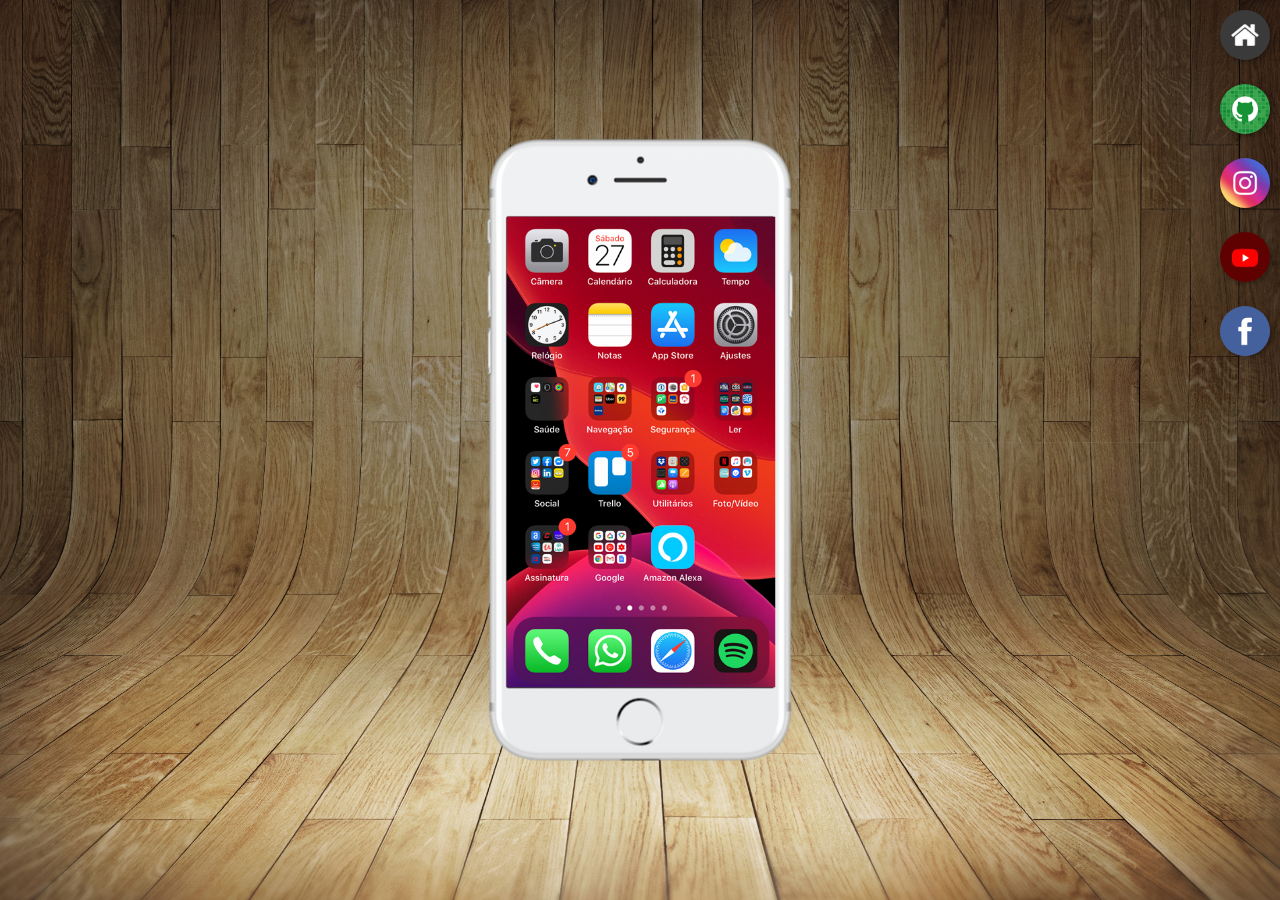
<file: index.html>
<!DOCTYPE html>
<html lang="pt">
<head>
    <meta charset="UTF-8">
    <meta http-equiv="X-UA-Compatible" content="IE=edge">
    <meta name="viewport" content="width=device-width, initial-scale=1.0">
    <link rel="shortcut icon" href="favicon.ico" type="image/x-icon">
    <link rel="stylesheet" href="styles/styles.css">
    <title>Projeto Rede Social</title>
    
</head>
<body>
    <main>
        <section id="telefone">
            <iframe src="home.html" name="tela" id="tela" frameborder="0"></iframe>

        </section>
        <section id="redes-sociais">
            <a href="home.html" target="tela"><img src="imagens/logo-home.jpg" alt="home"></a><br>
            <a href="github.html" target="tela"><img src="imagens/logo-github.jpg" alt="GitHub"></a><br>
            <a href="instagram.html" target="tela"><img src="imagens/logo-instagram.jpg" alt="Instagram"></a><br>
            <a href="youtube.html" target="tela"><img src="imagens/logo-youtube.jpg" alt="YouTube"></a><br>
            <a href="facebook.html" target="tela"><img src="imagens/logo-facebook.jpg" alt="FaceBook"></a>
          


        </section>

    </main>
</body>
</html>
</file>
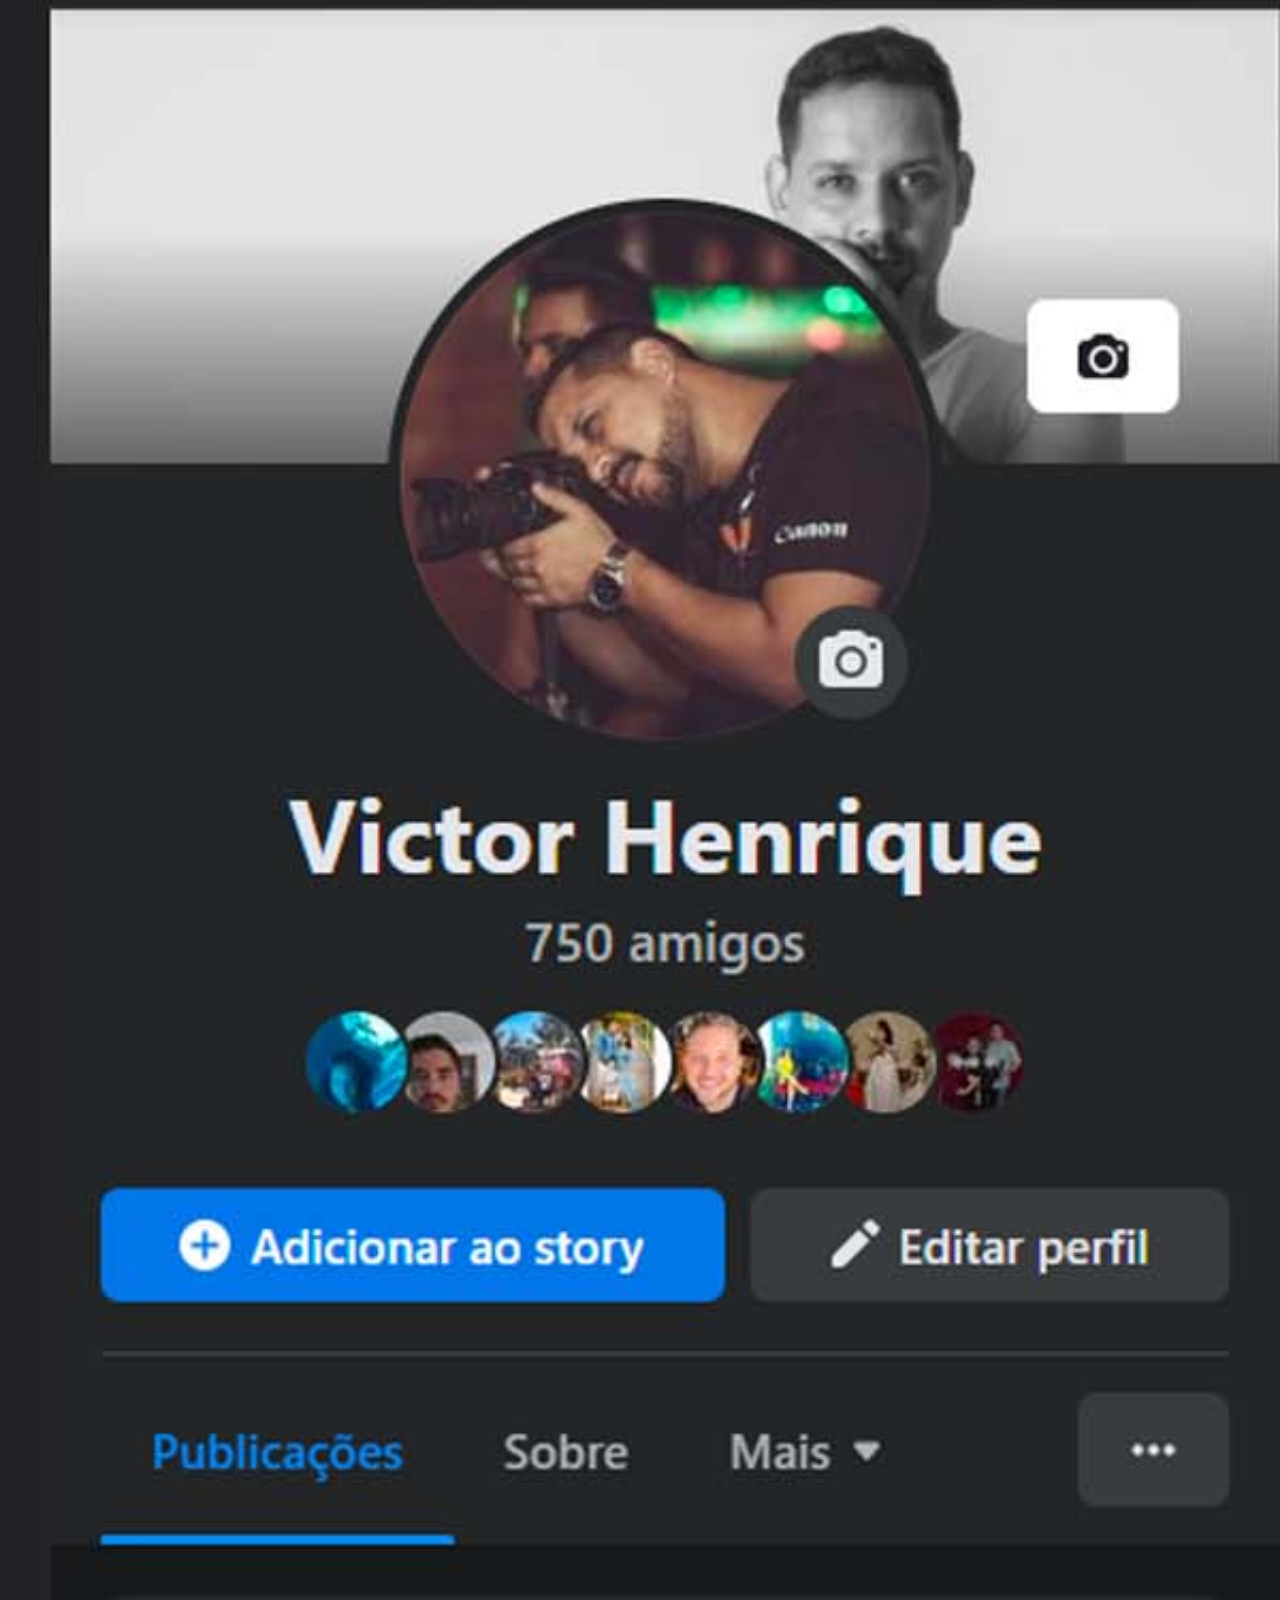
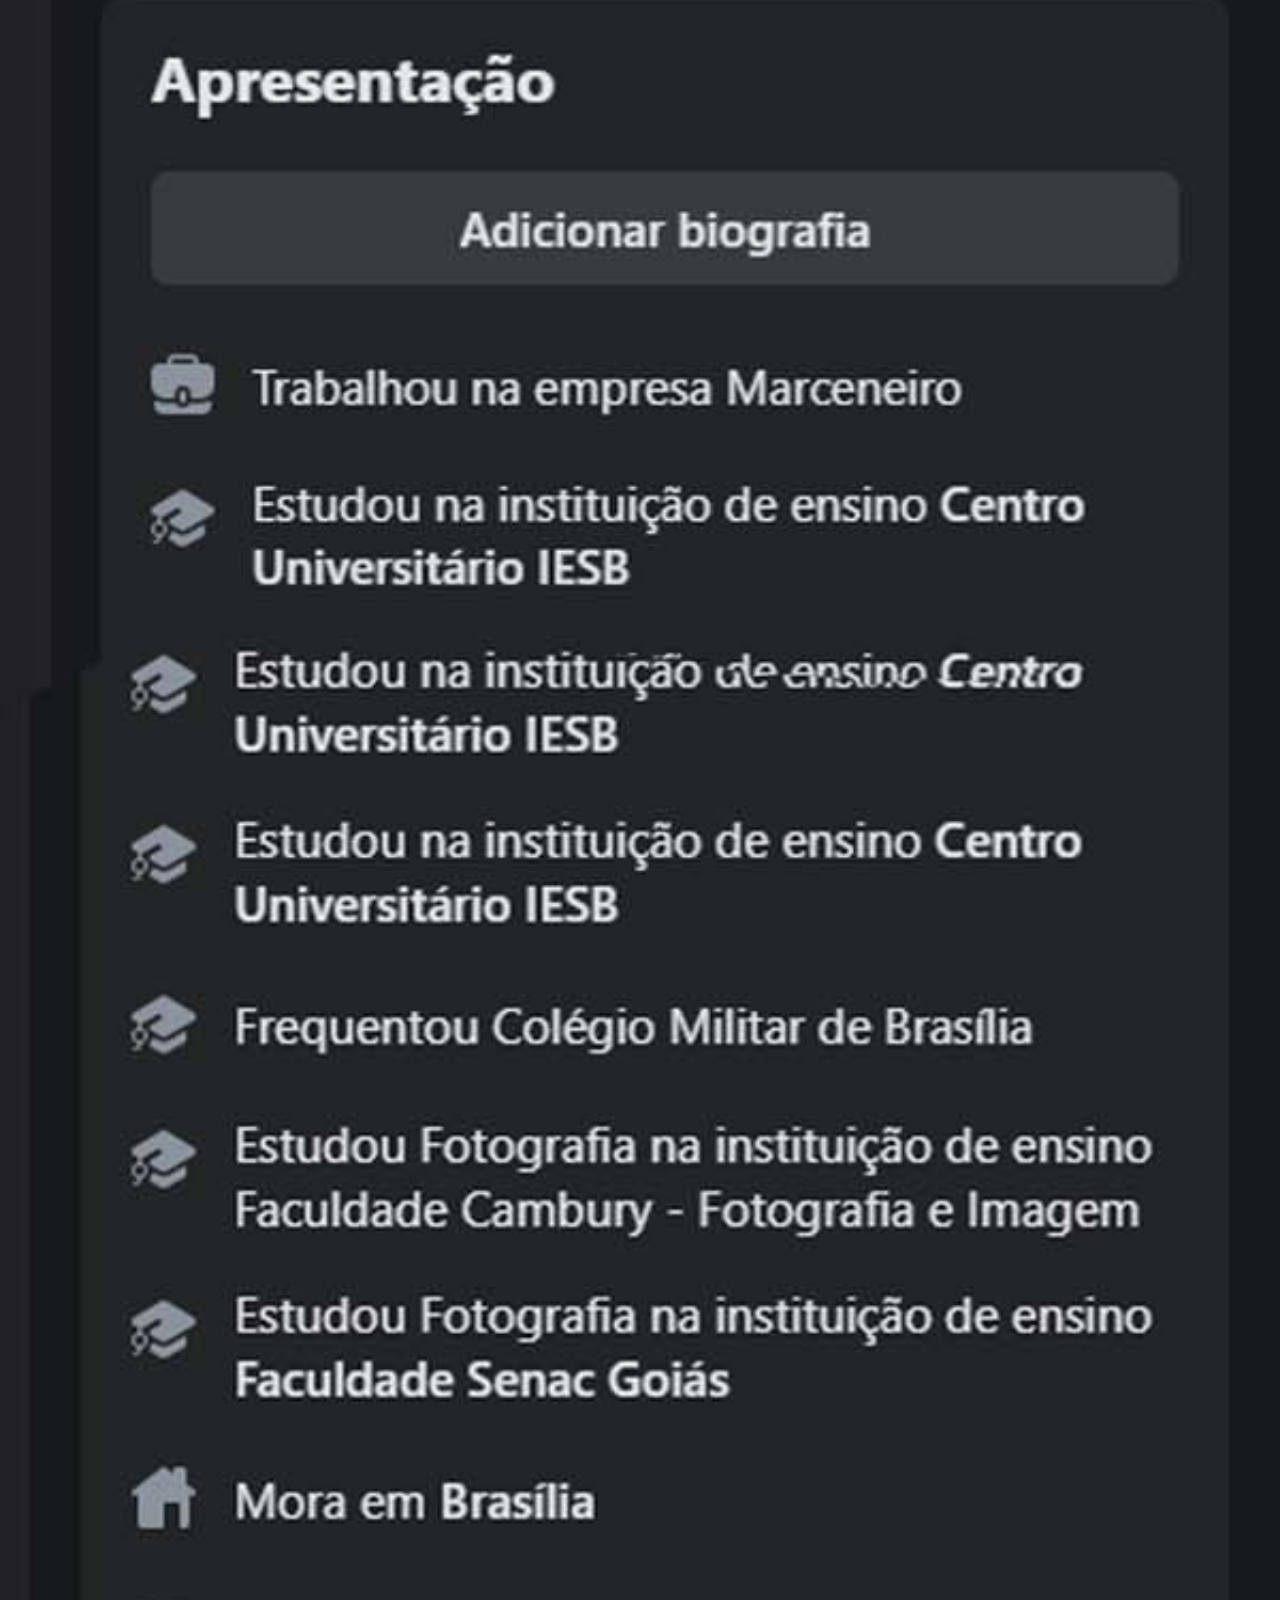
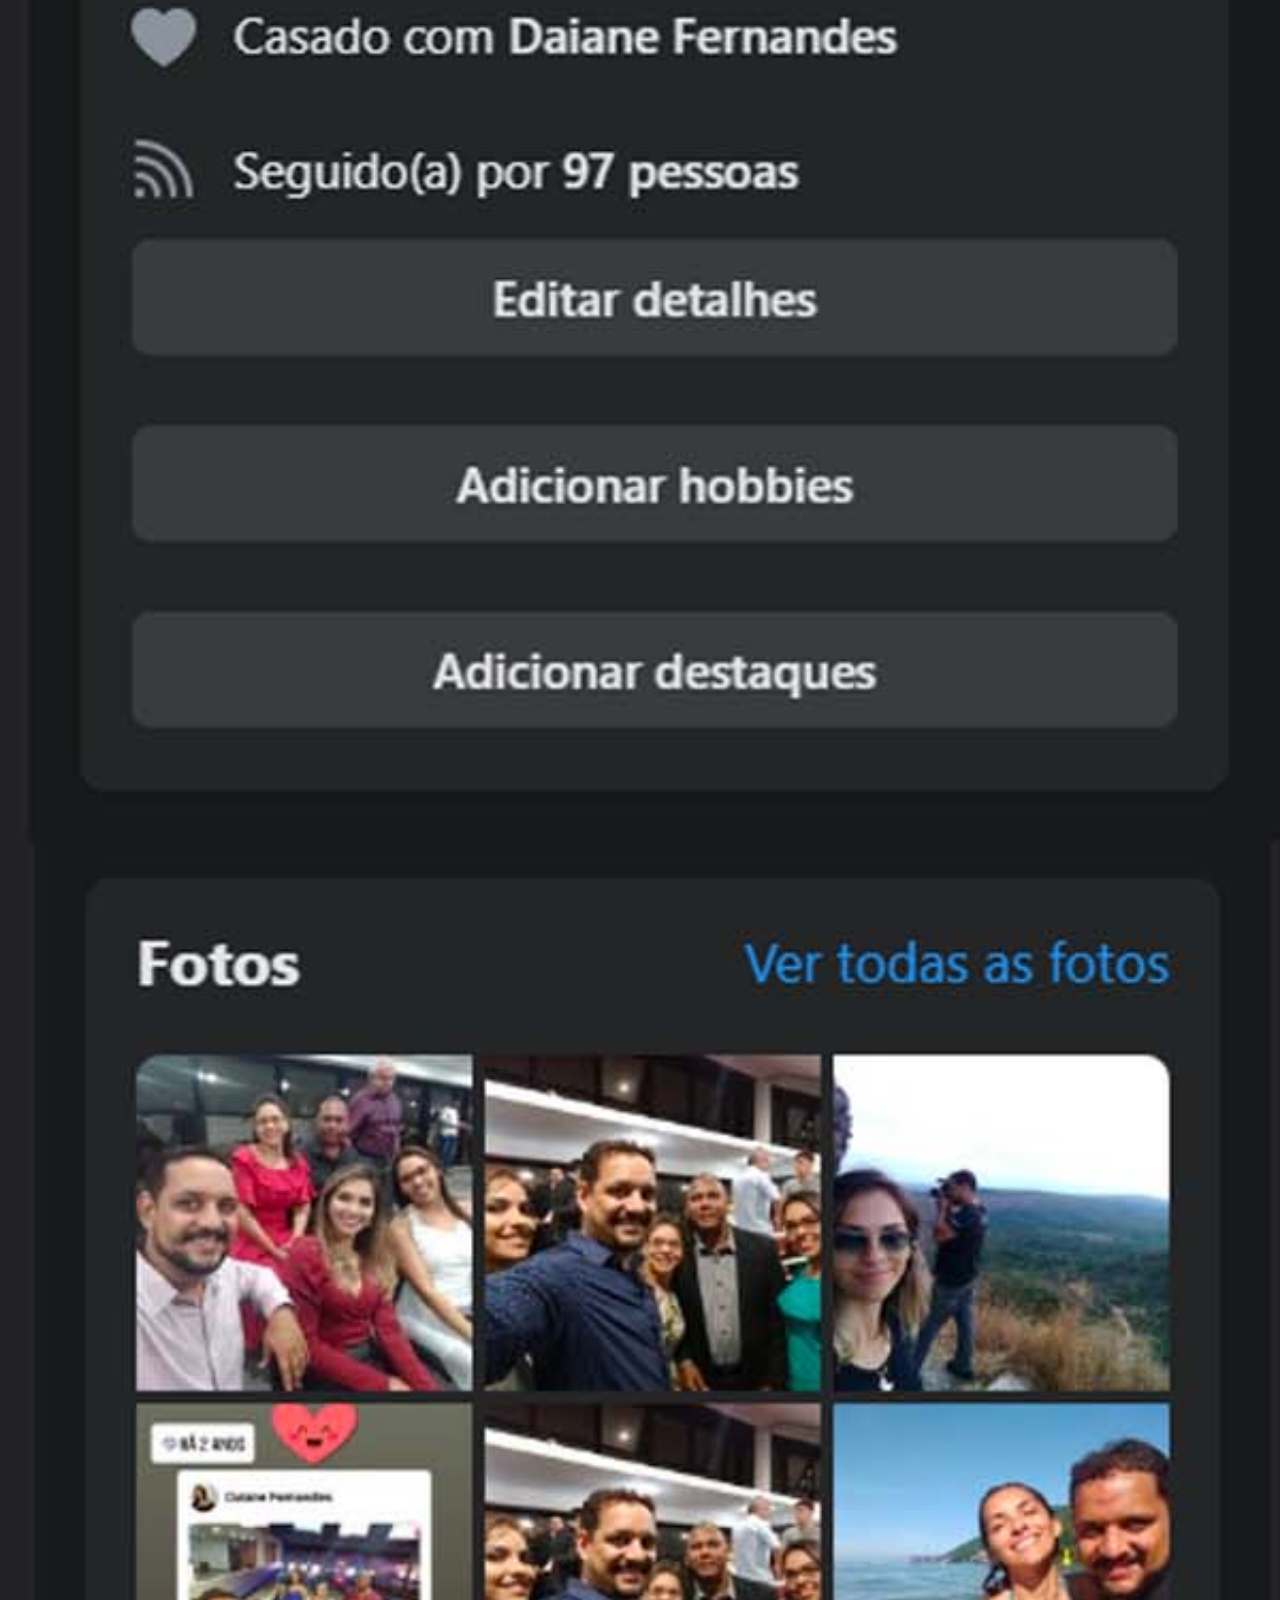
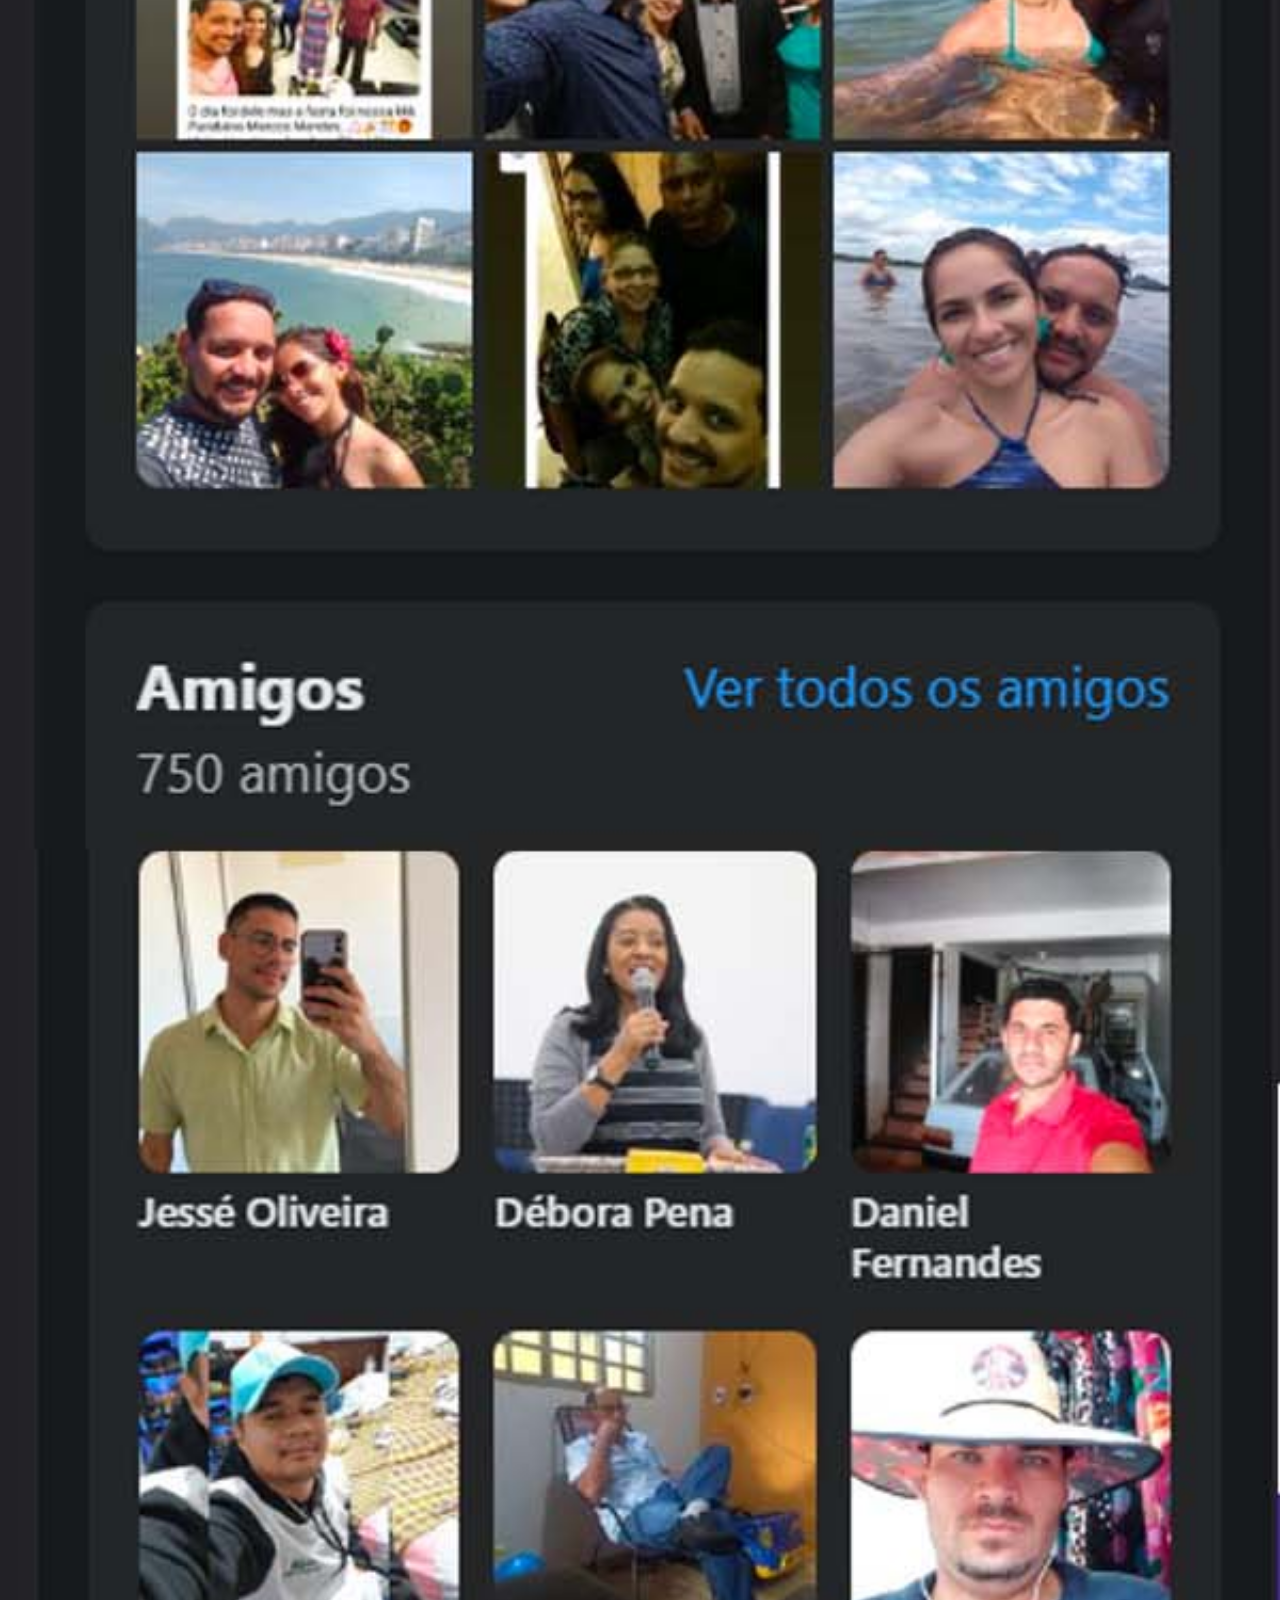
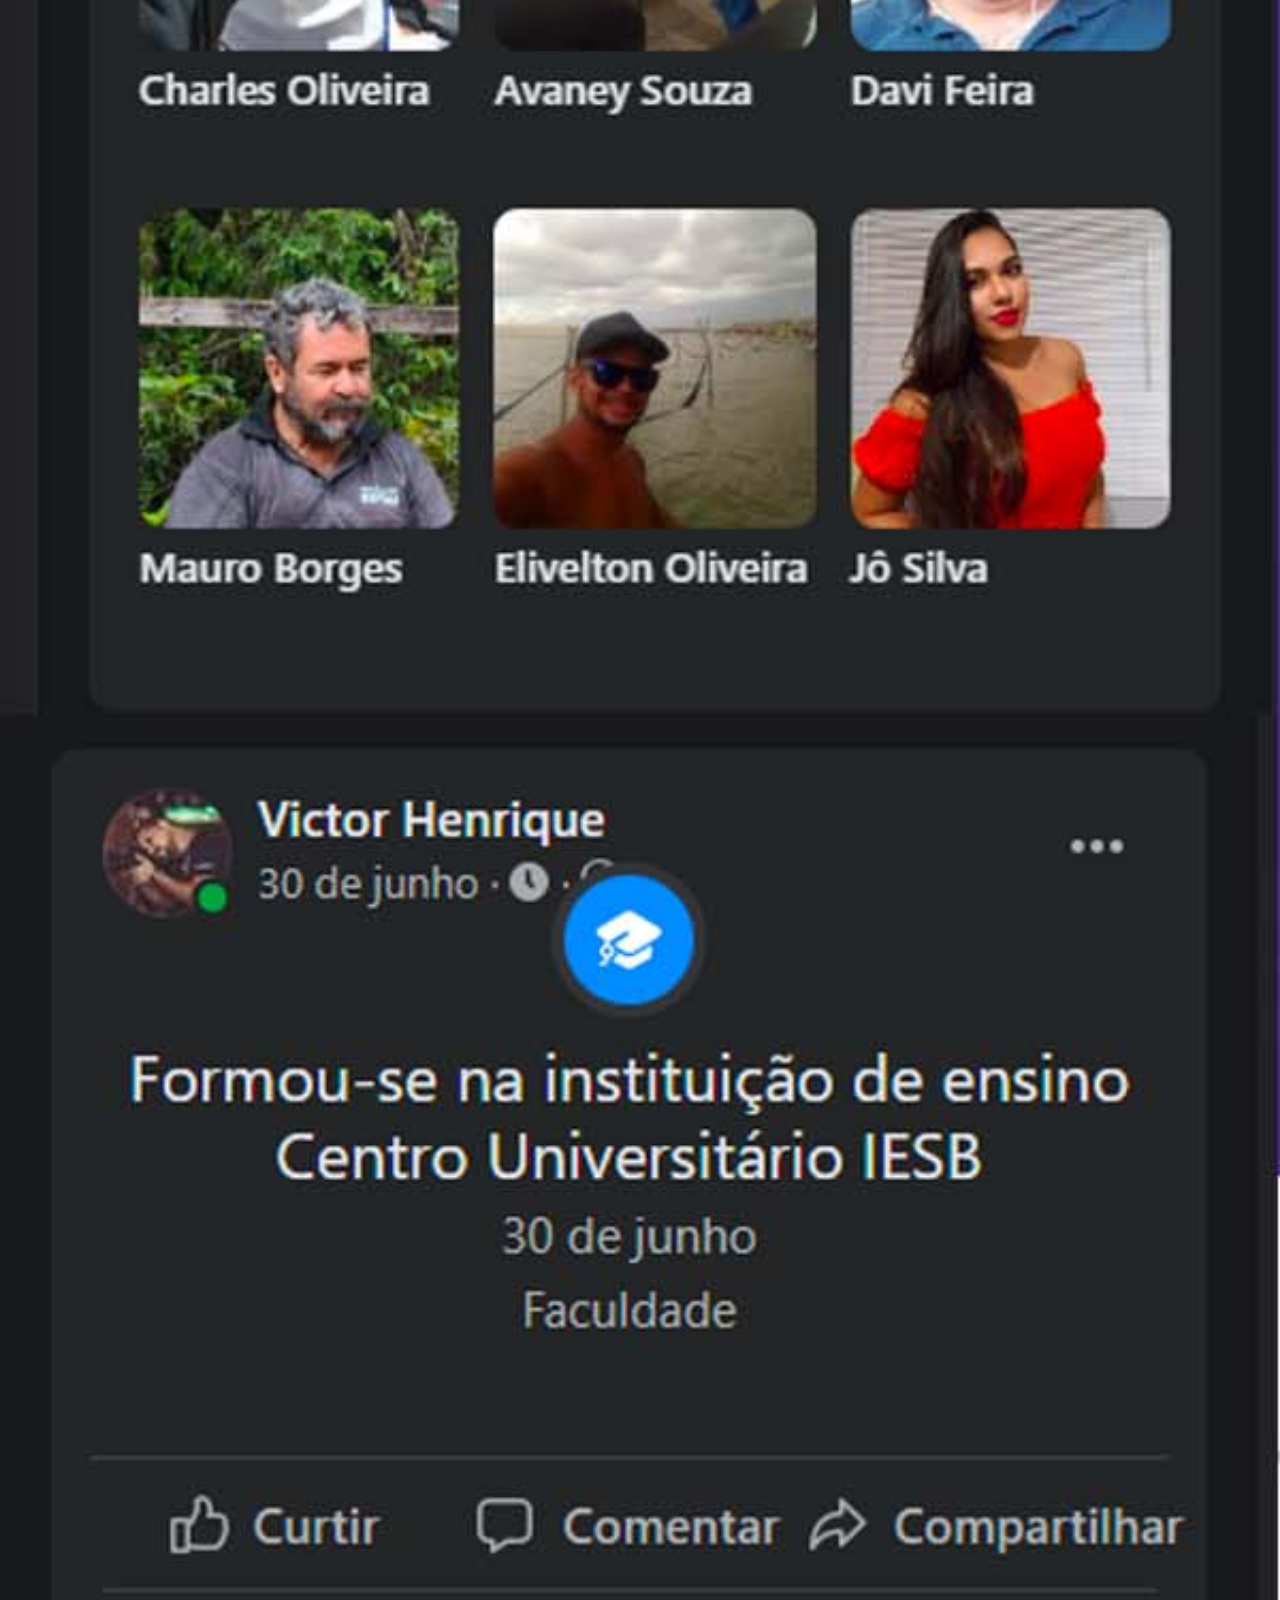
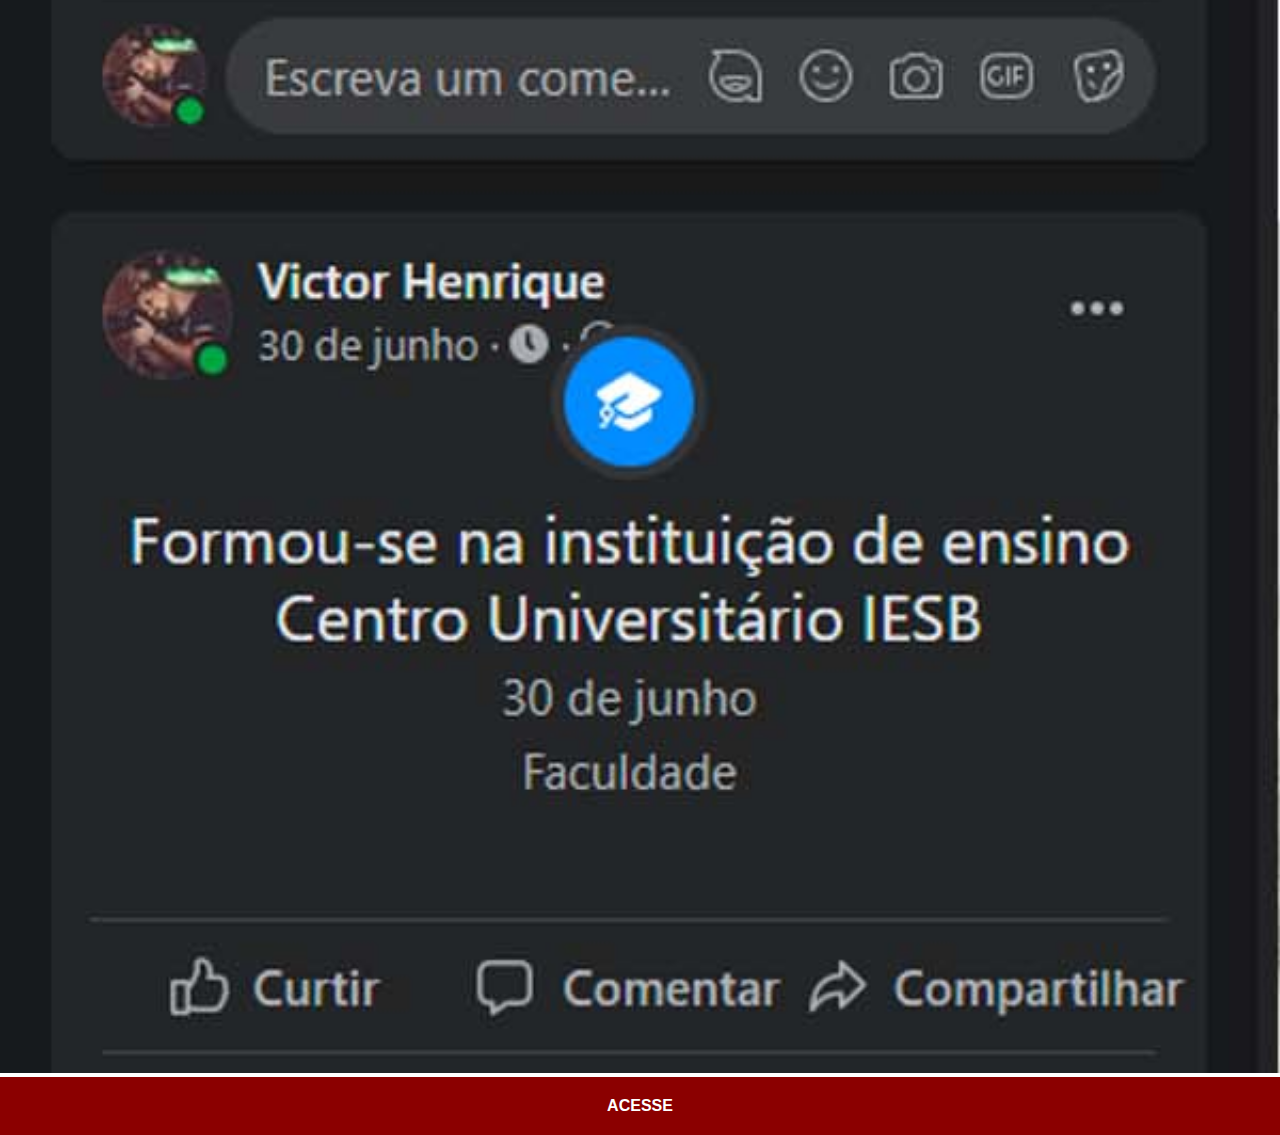
<file: facebook.html>
<!DOCTYPE html>
<html lang="pt">
<head>
    <meta charset="UTF-8">
    <meta http-equiv="X-UA-Compatible" content="IE=edge">
    <meta name="viewport" content="width=device-width, initial-scale=1.0">
    <title>facebook</title>
    <link rel="stylesheet" href="styles/social.css">
</head>
<body>
    <img src="imagens/tela-facebook.jpg"  alt="YouTube">
    <a href="https://www.facebook.com/VICTXL/" target="_blank">ACESSE</a>
</body>
</file>
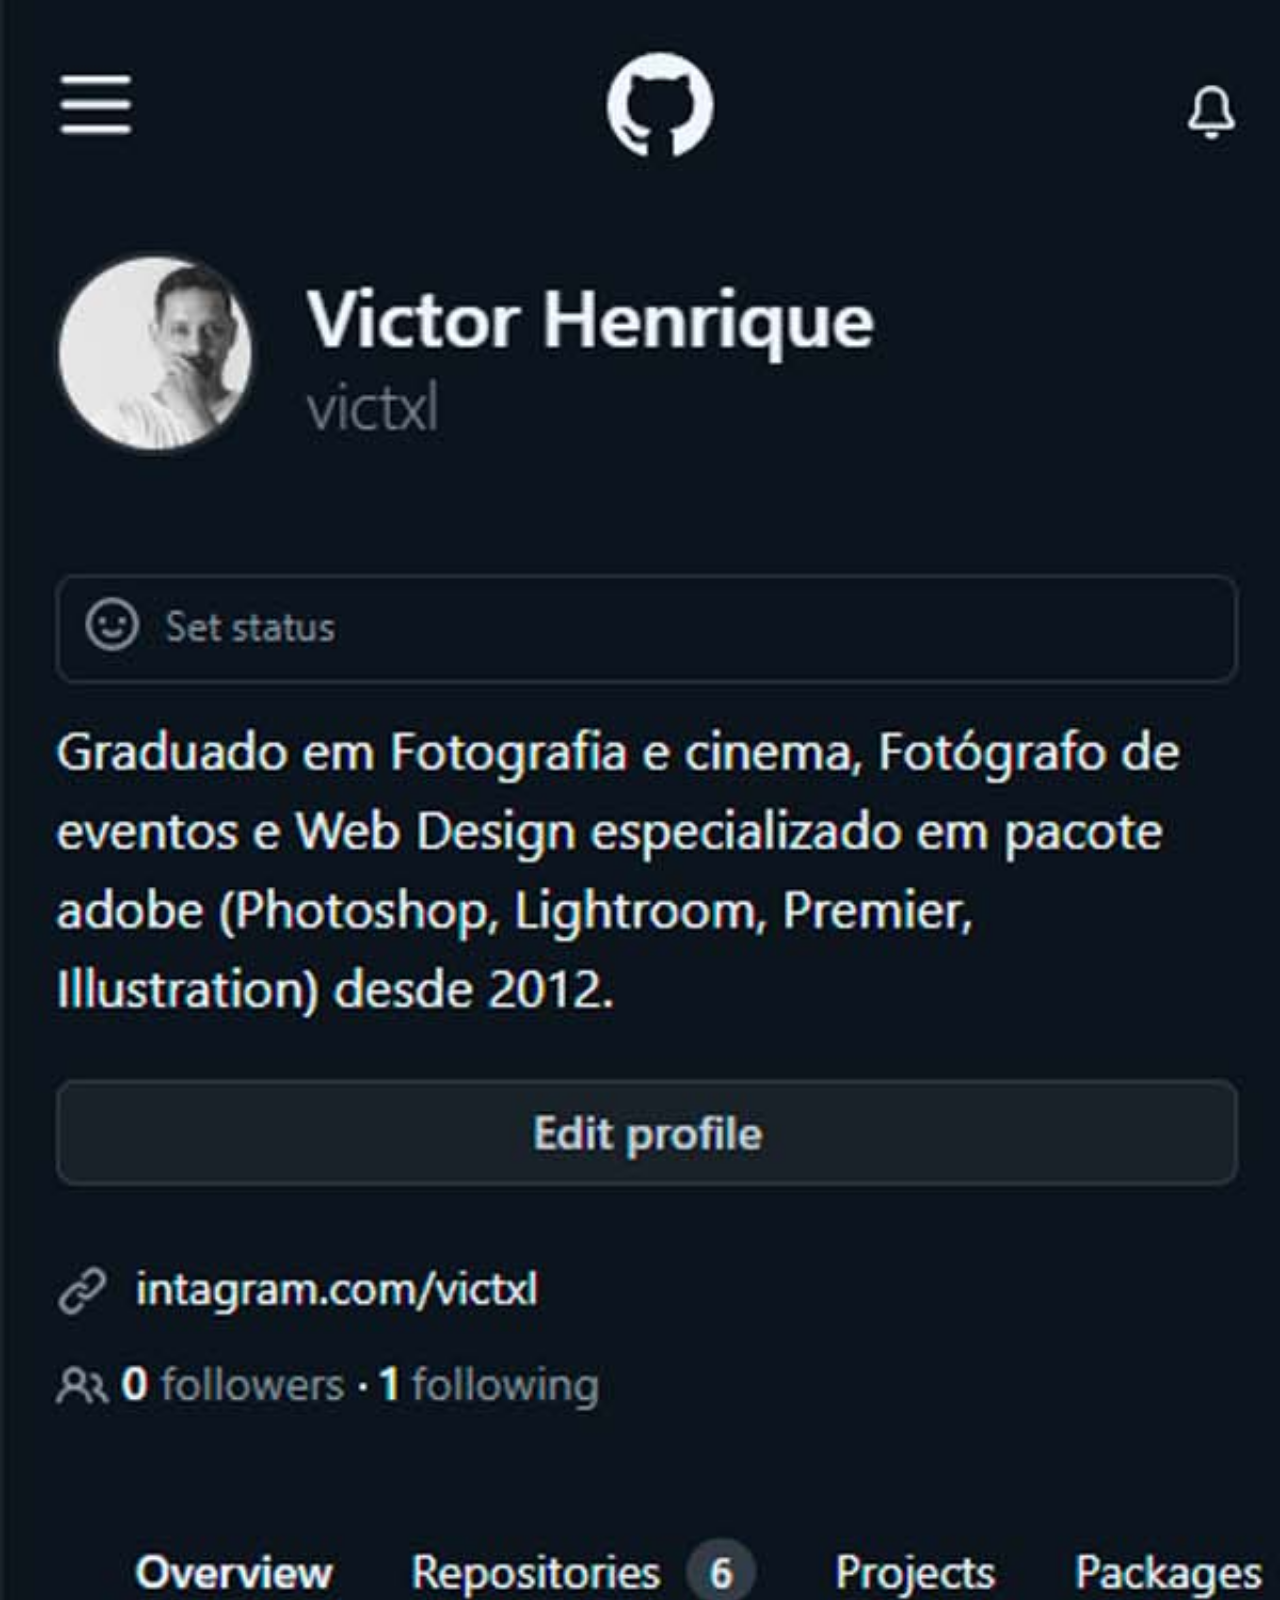
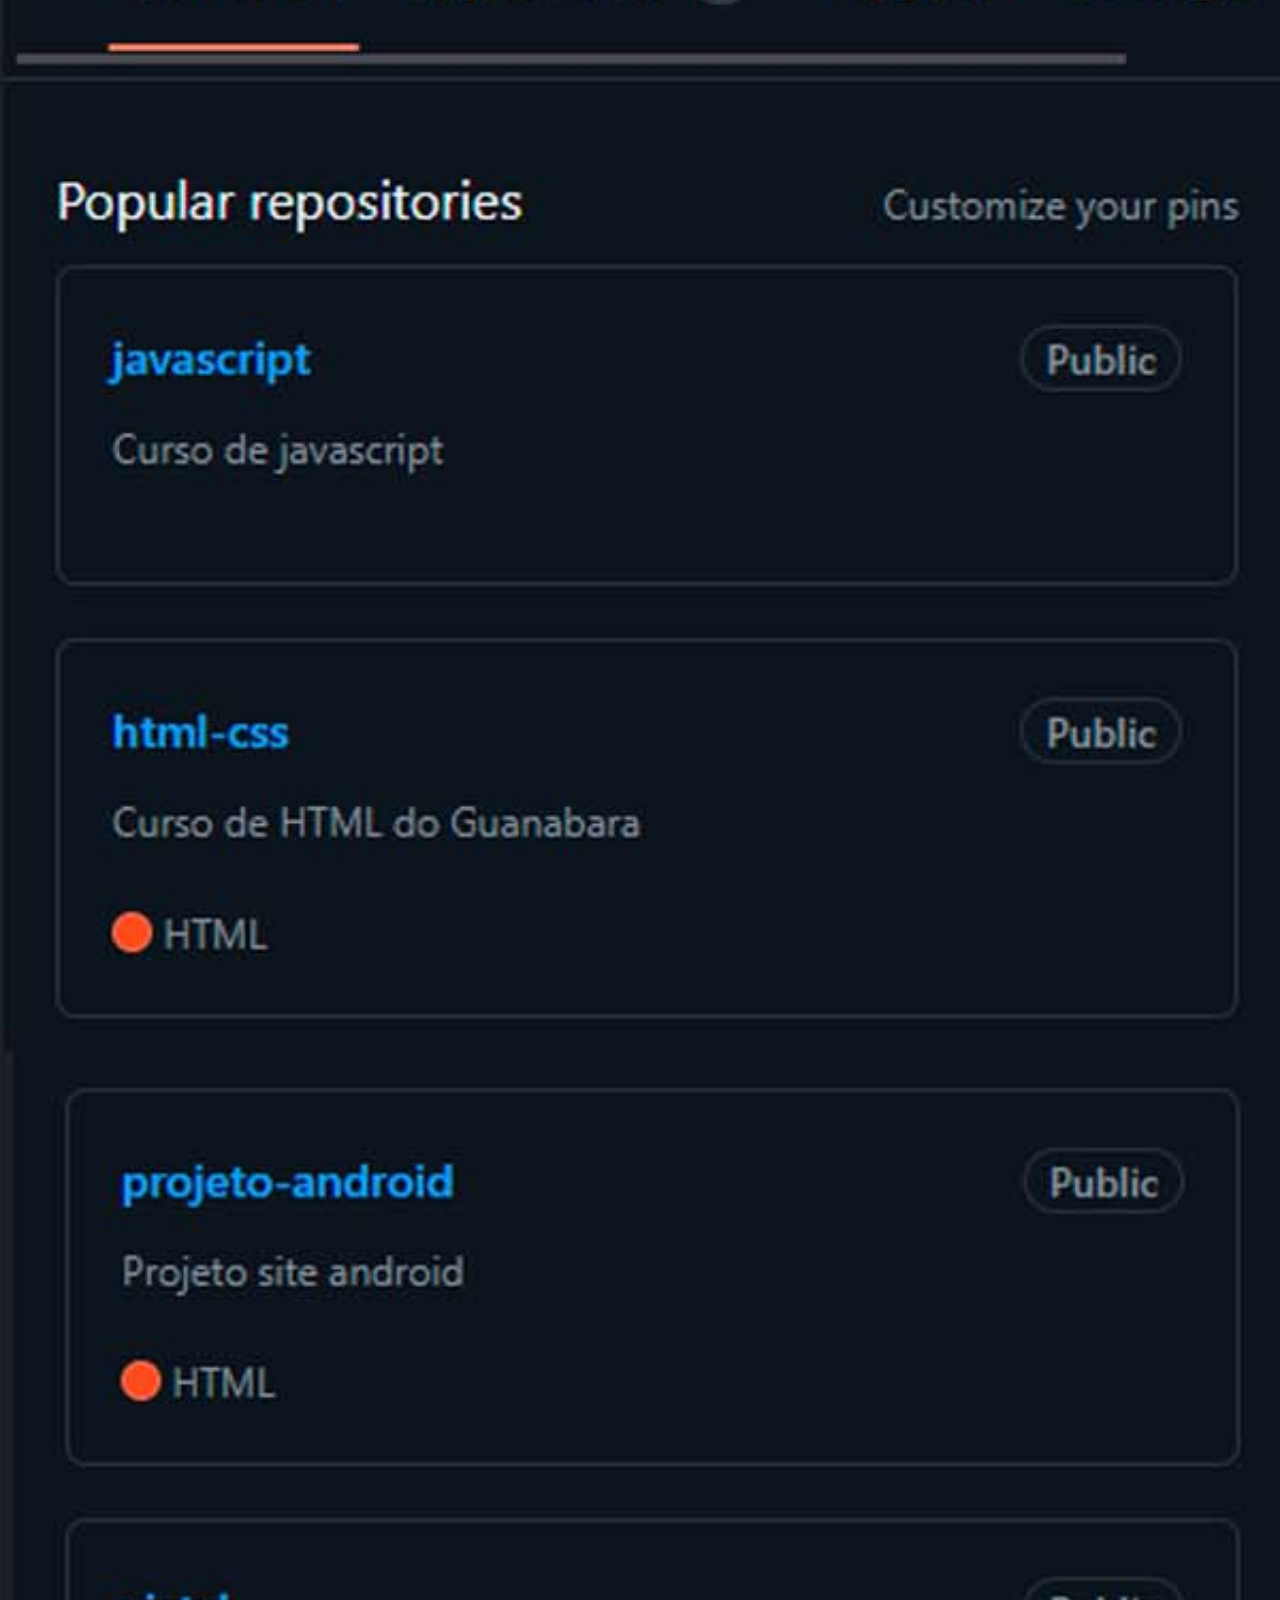
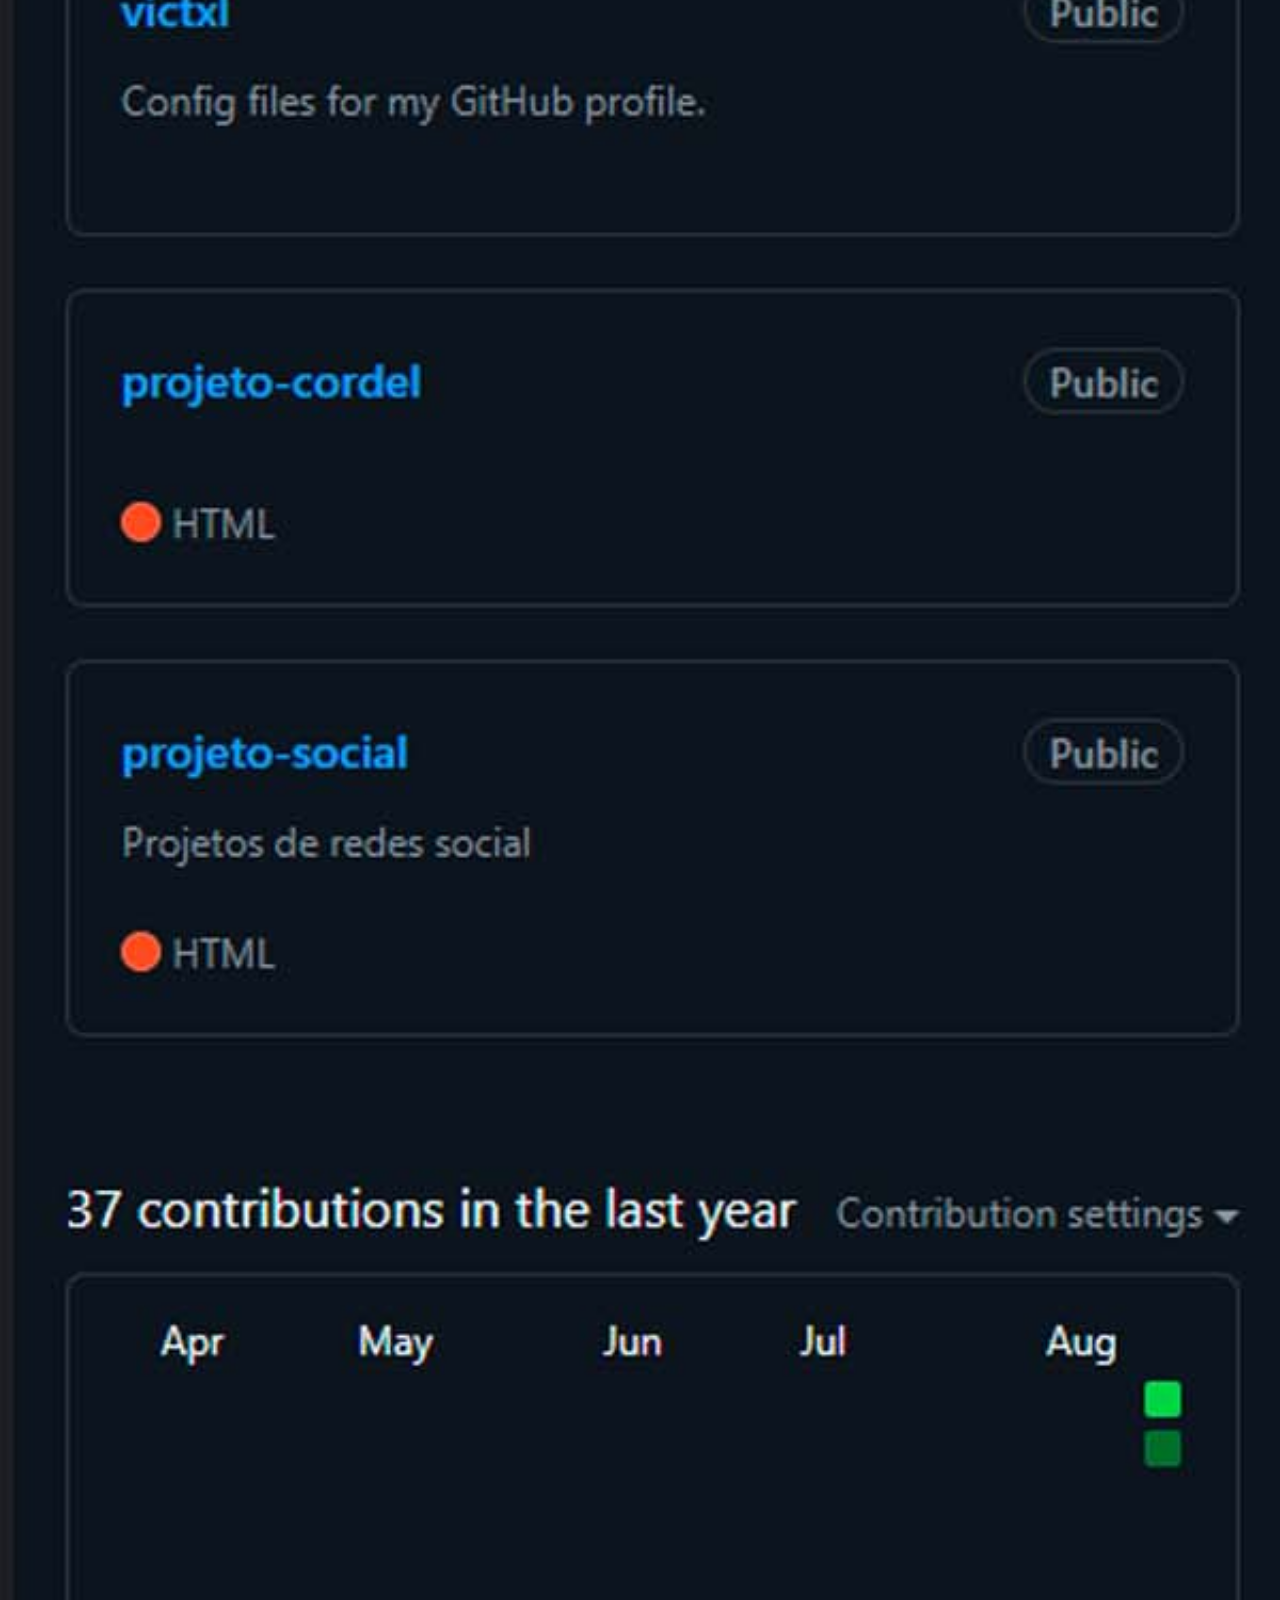
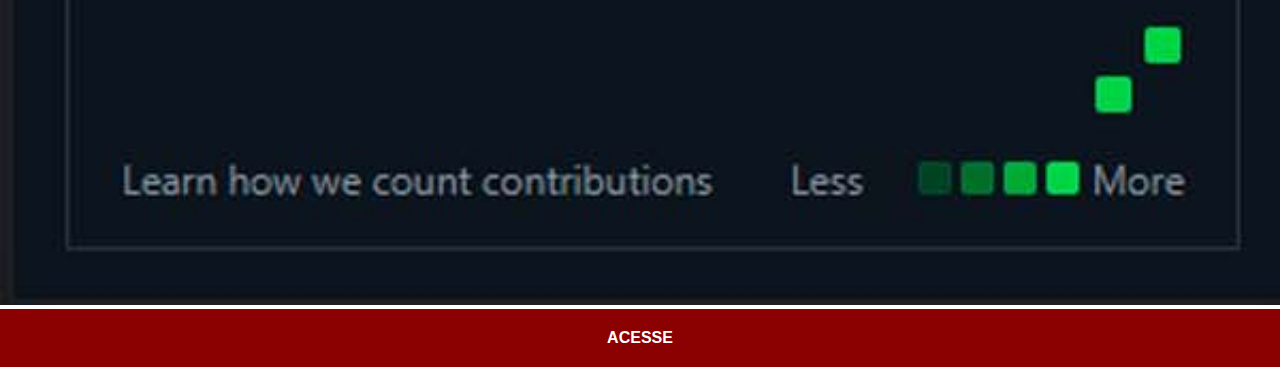
<file: github.html>
<!DOCTYPE html>
<html lang="pt">
<head>
    <meta charset="UTF-8">
    <meta http-equiv="X-UA-Compatible" content="IE=edge">
    <meta name="viewport" content="width=device-width, initial-scale=1.0">
    <title>GitHub</title>
    <link rel="stylesheet" href="styles/social.css">
</head>
<body>
    <img src="imagens/tela-github.jpg"  alt="GitHub">
    <a href="https://github.com/victxl" target="_blank">ACESSE</a>
</body>
</html>
</file>
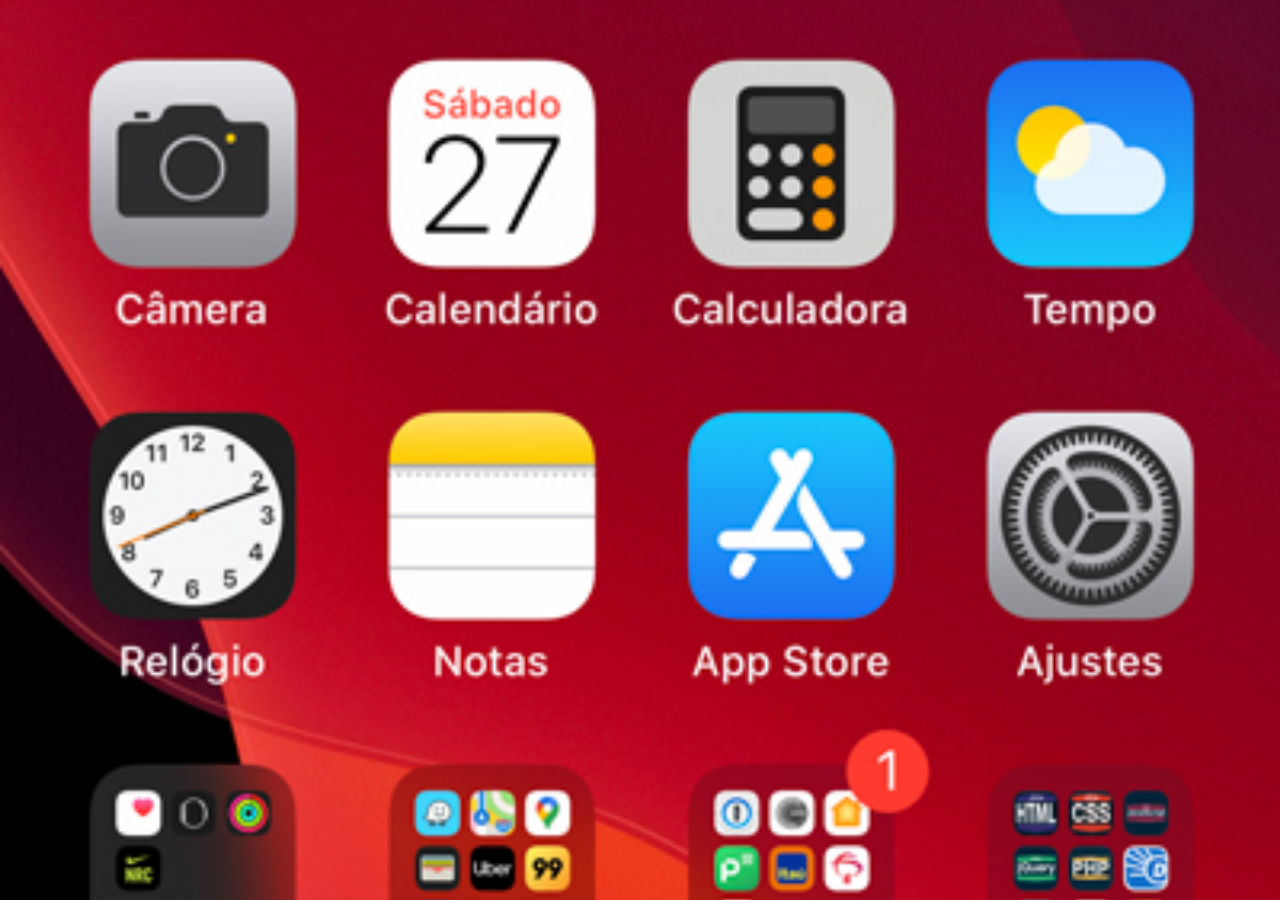
<file: home.html>
<!DOCTYPE html>
<html lang="pt">
<head>
    <meta charset="UTF-8">
    <meta http-equiv="X-UA-Compatible" content="IE=edge">
    <meta name="viewport" content="width=device-width, initial-scale=1.0">
    <title>home</title>
    <style>
        *{
            margin: 0px;
            padding: 0px;
        }
        body{

            width: 100vw;
            height: 100vh;
            background: url(imagens/tela-home.jpg) no-repeat top center;
            background-size: cover;


        }
    </style>
</head>
<body>
    
</body>
</html>
</file>
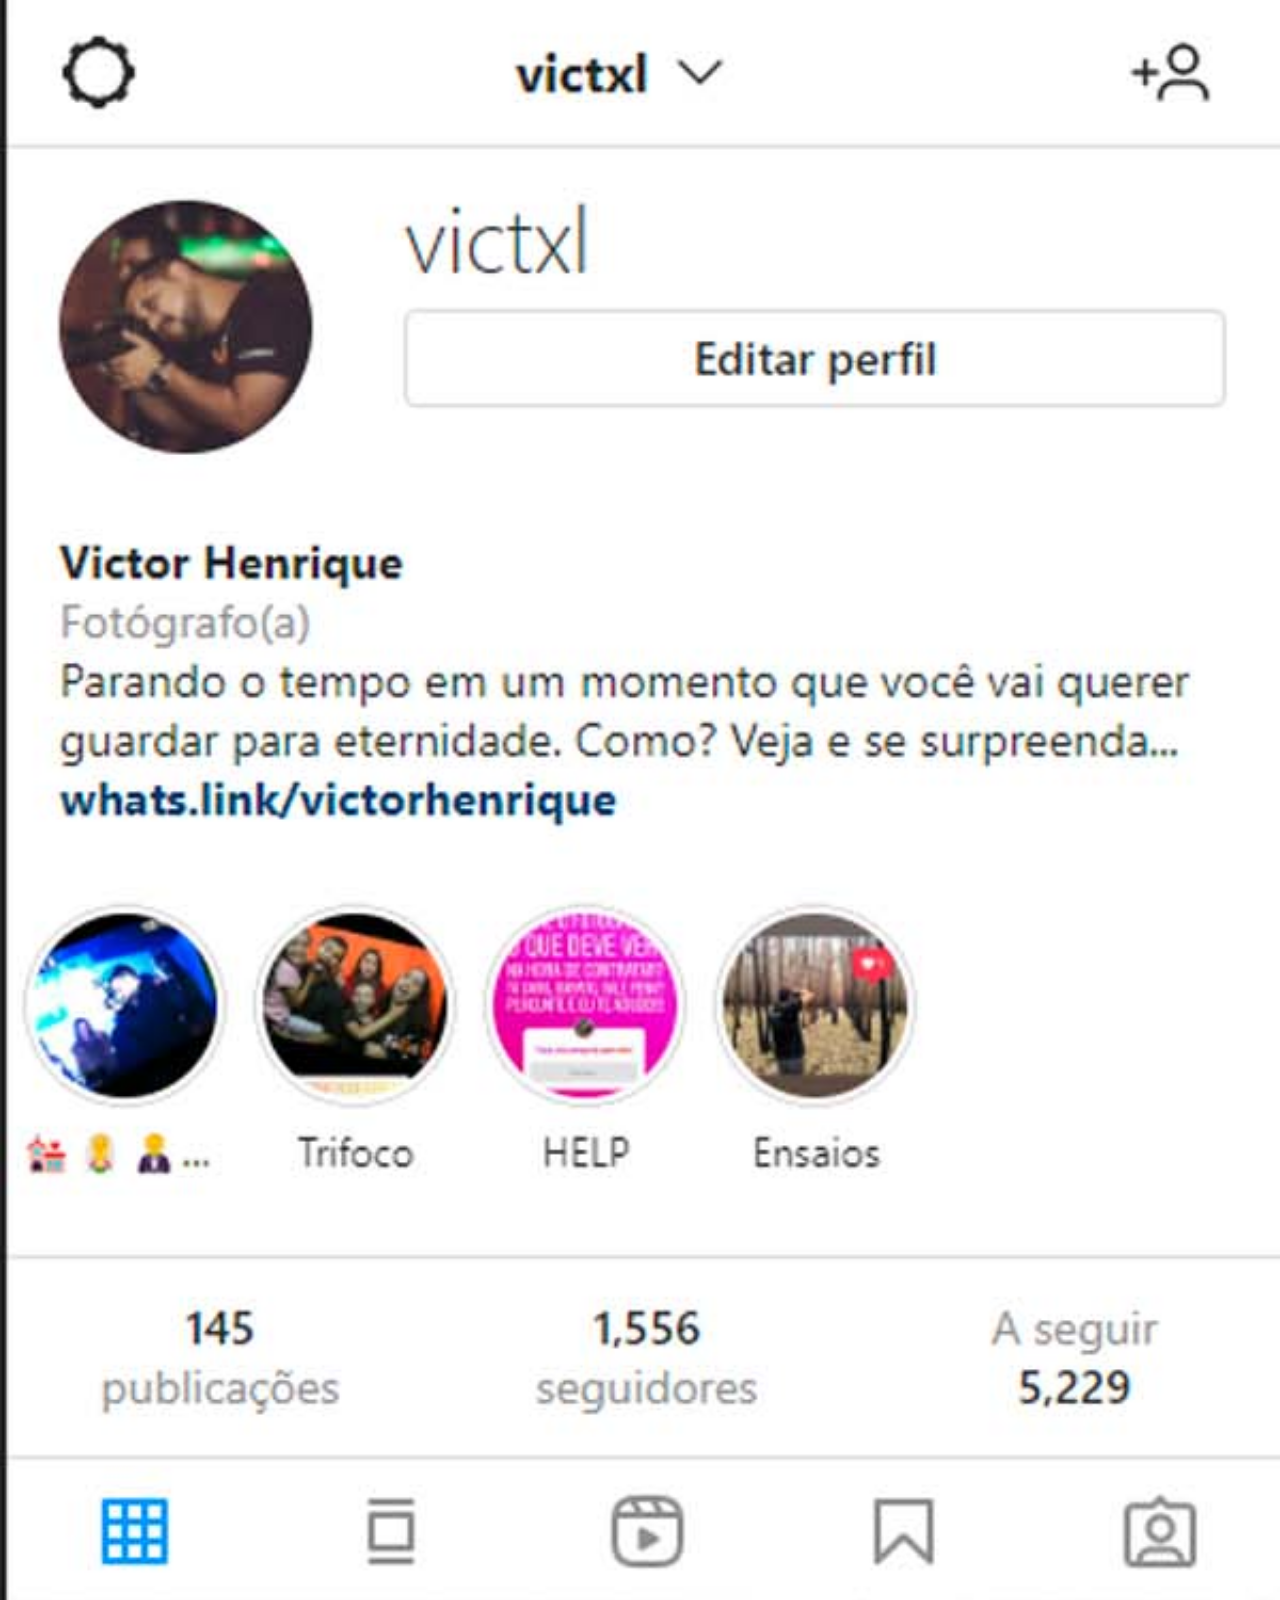
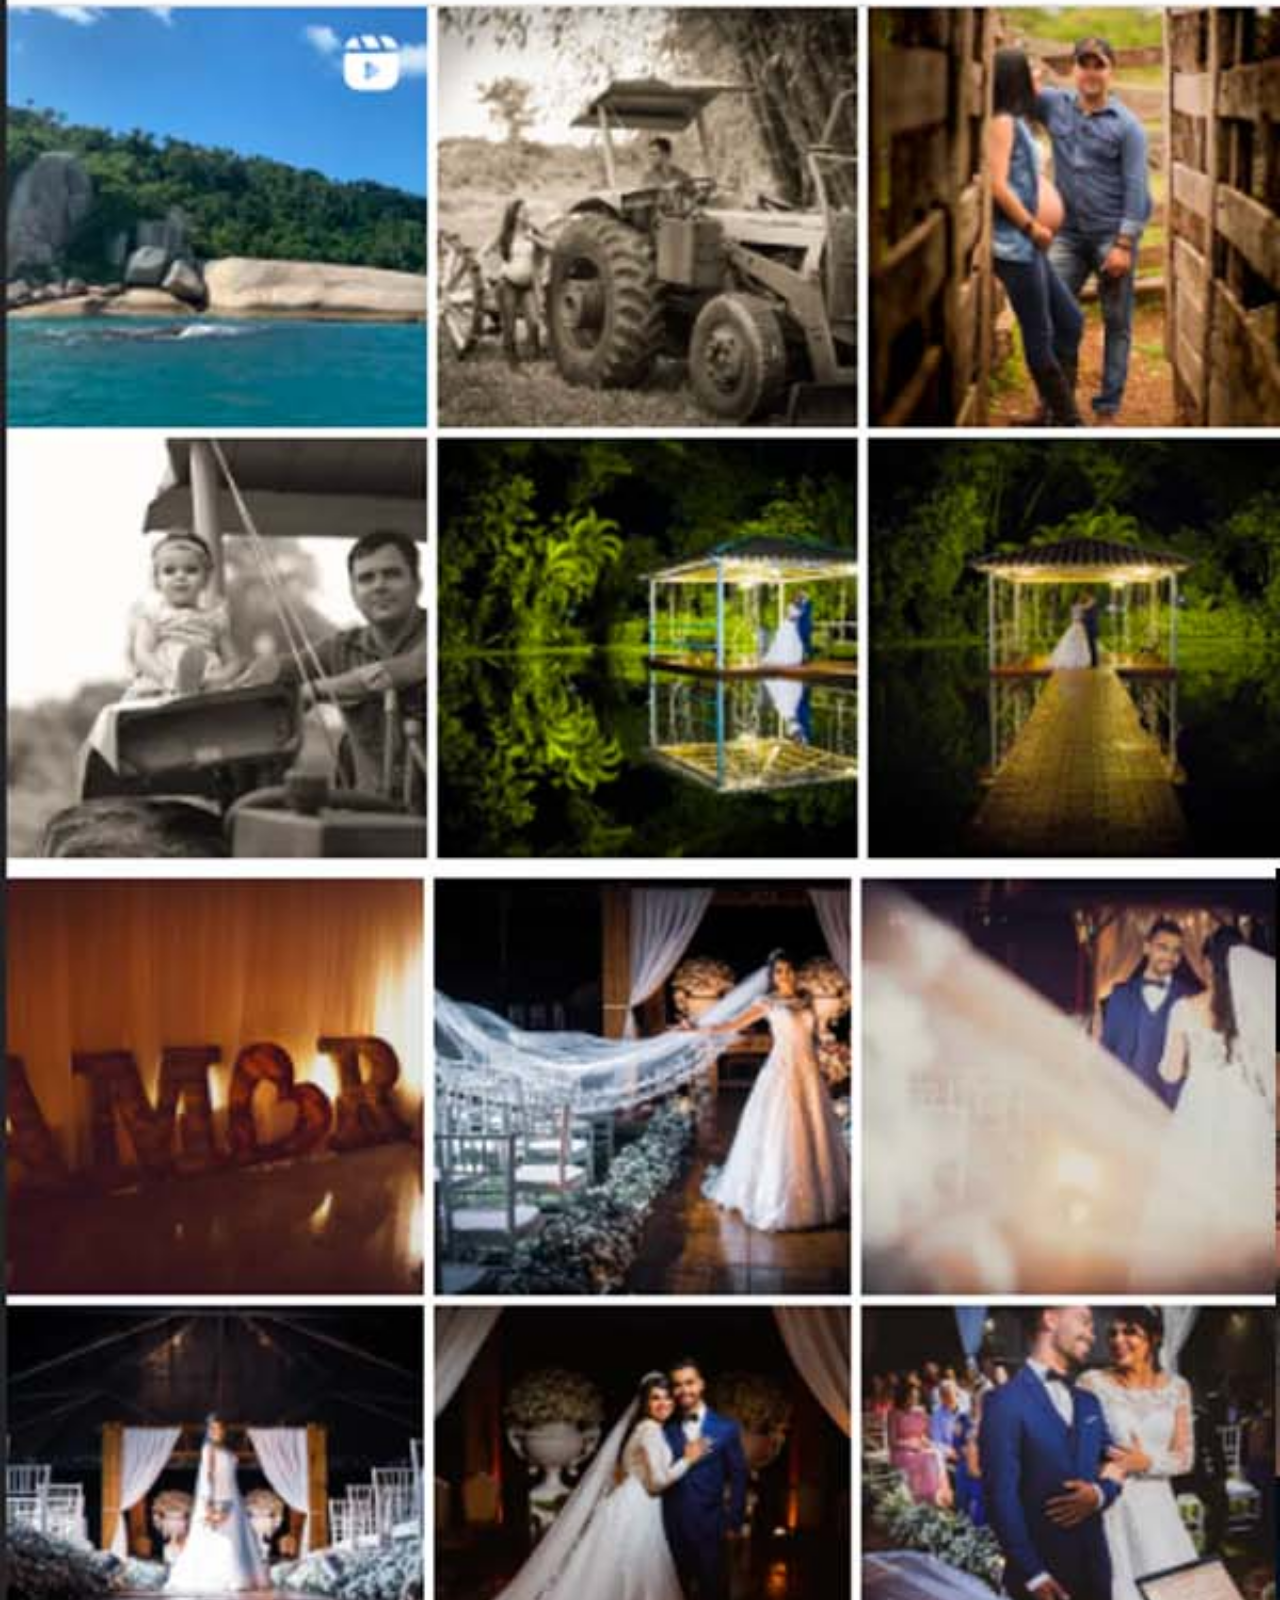
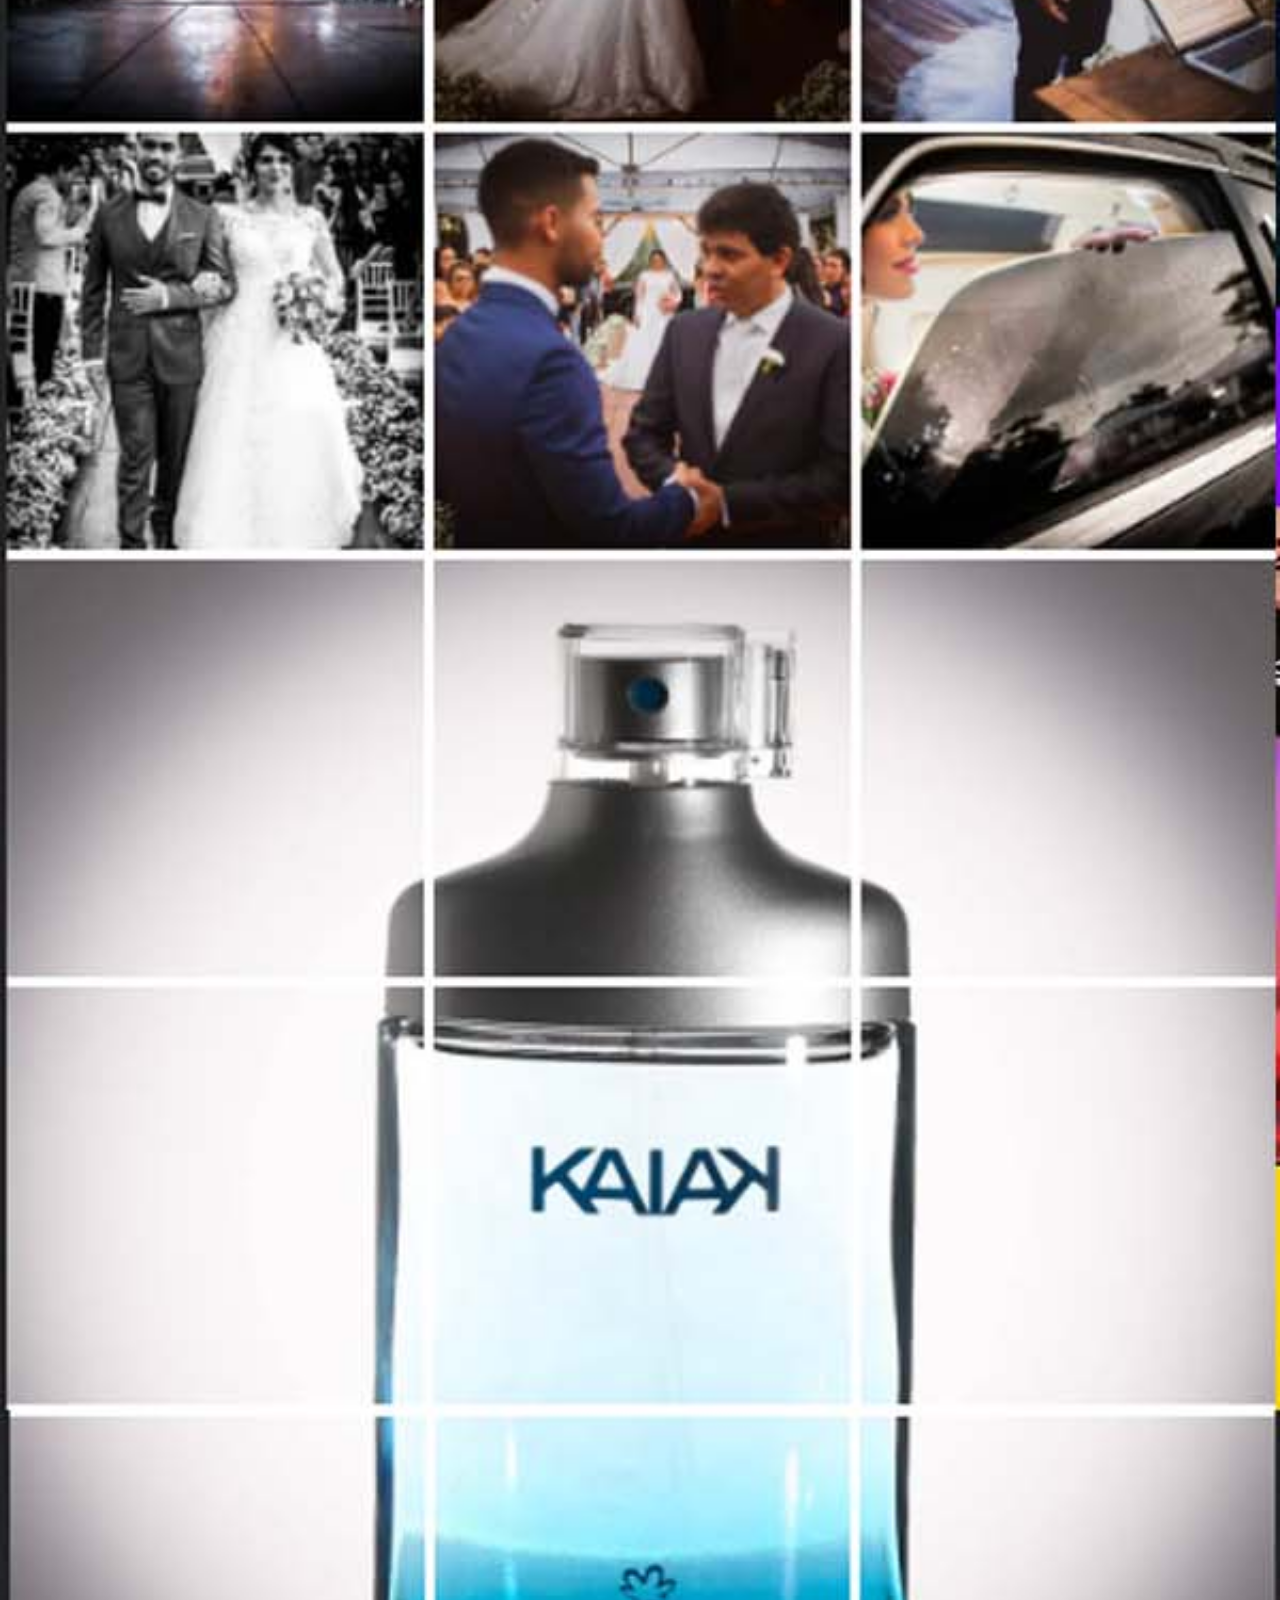
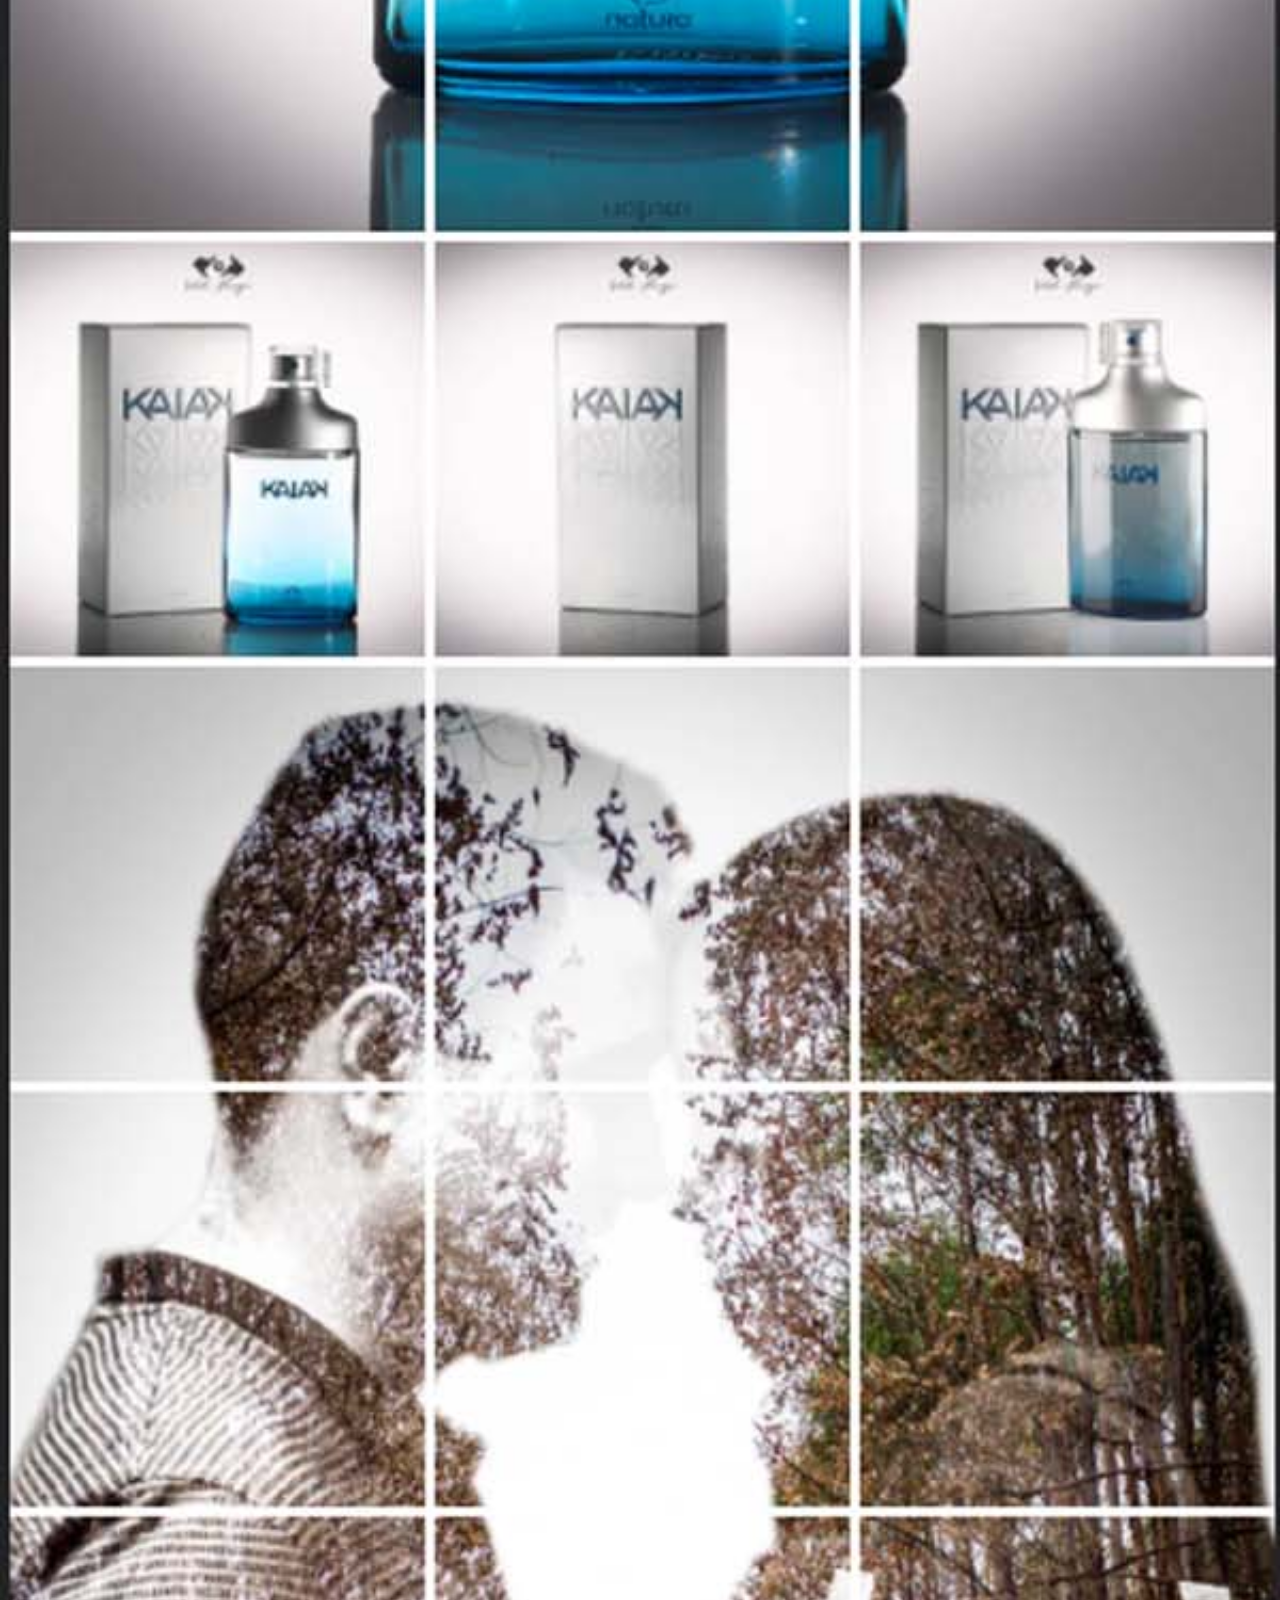
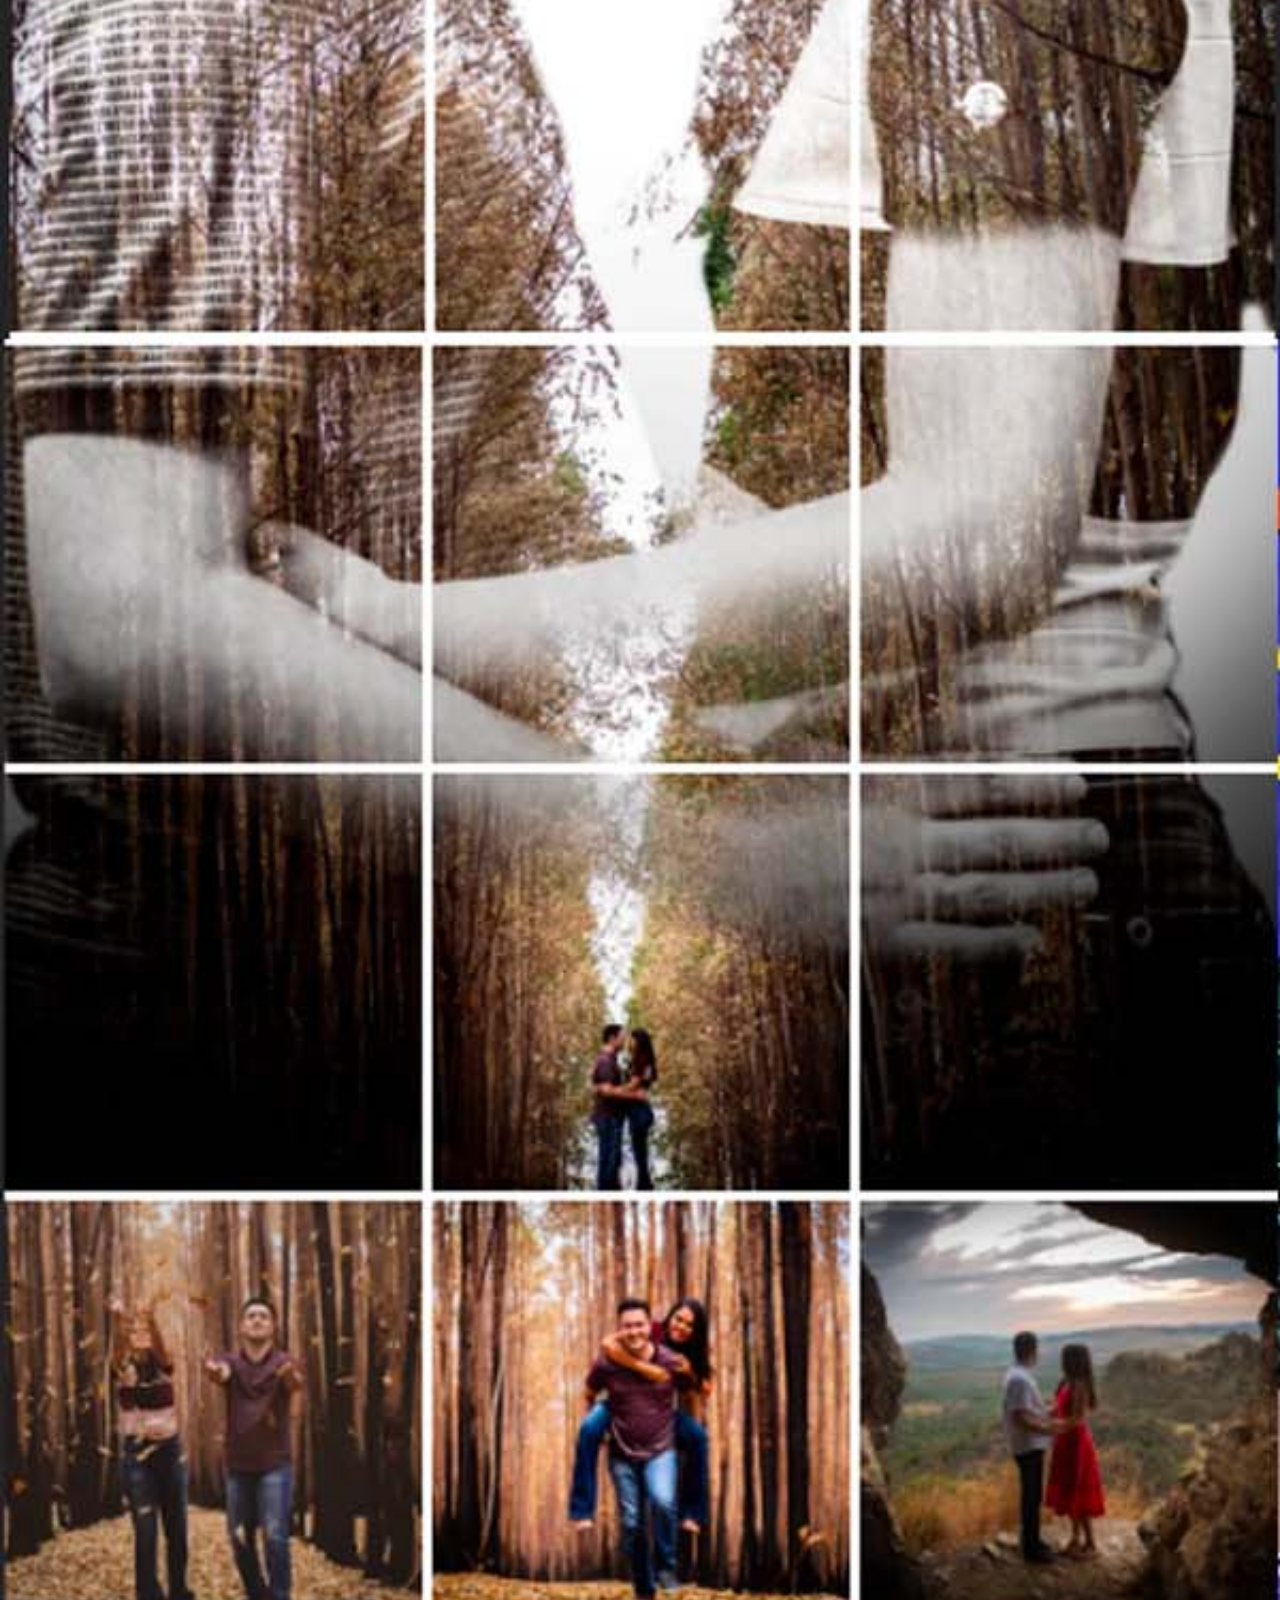
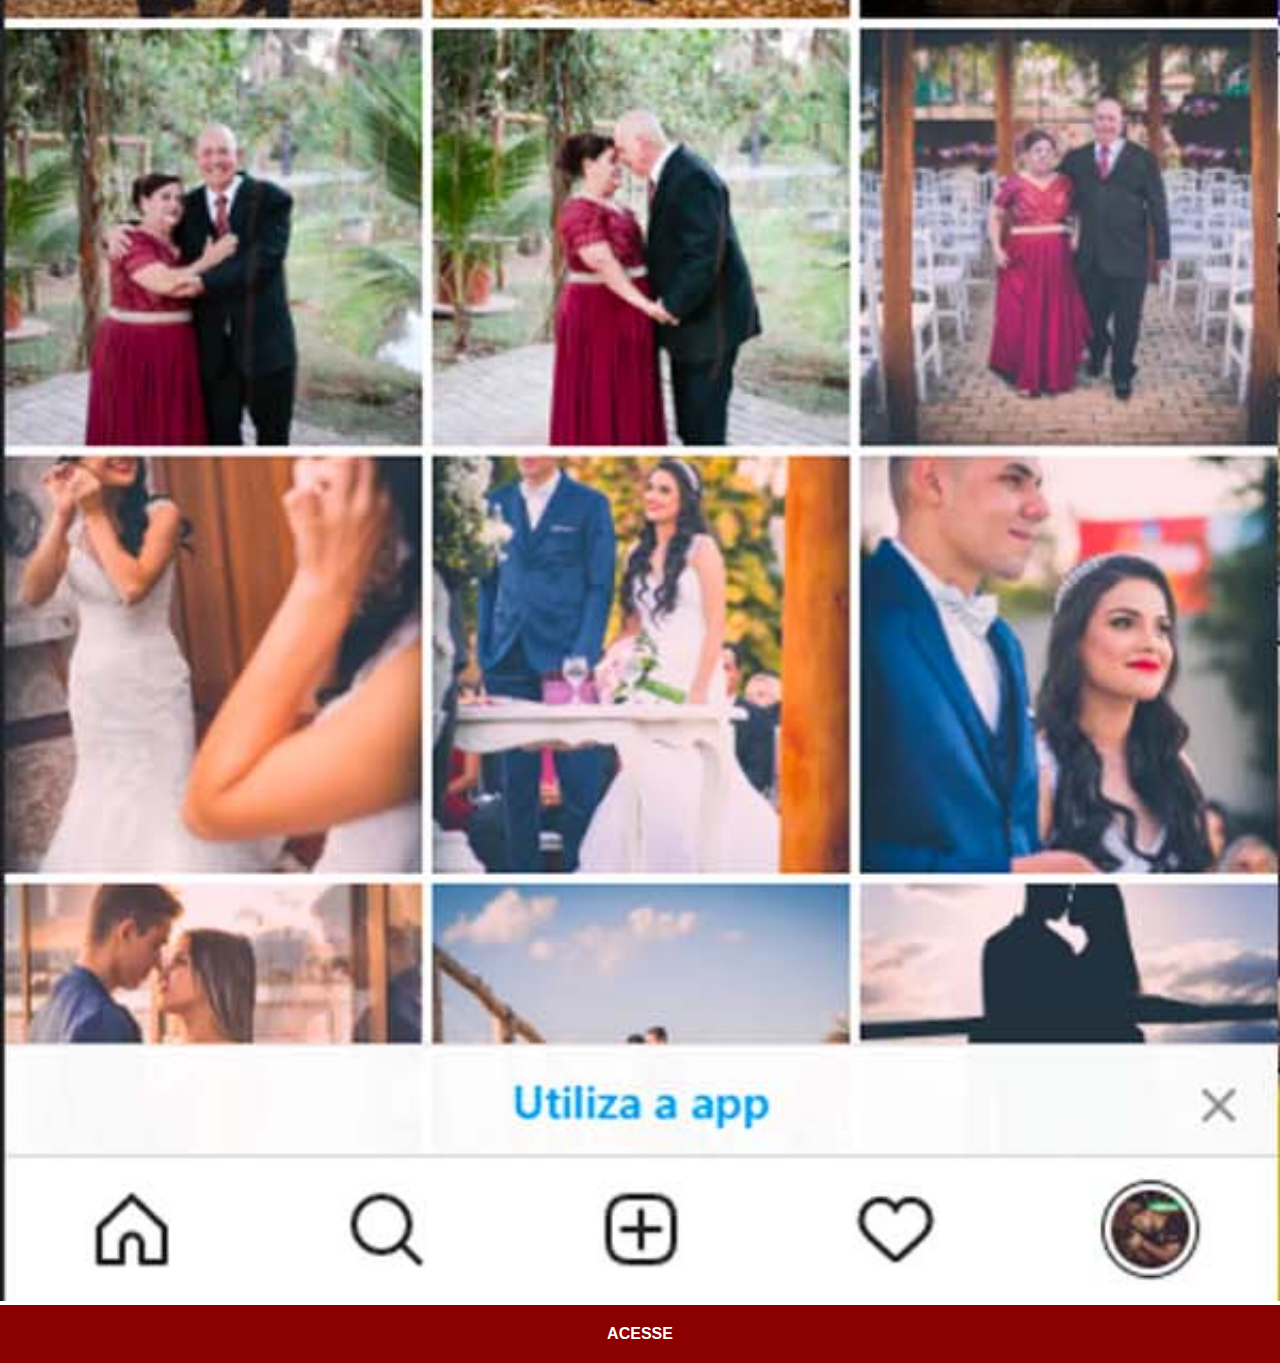
<file: instagram.html>
<!DOCTYPE html>
<html lang="pt">
<head>
    <meta charset="UTF-8">
    <meta http-equiv="X-UA-Compatible" content="IE=edge">
    <meta name="viewport" content="width=device-width, initial-scale=1.0">
    <title>instagram</title>
    <link rel="stylesheet" href="styles/social.css">
</head>
<body>
    <img src="imagens/tela-instagram.jpg"  alt="YouTube">
    <a href="https://www.instagram.com/victxl/" target="_blank">ACESSE</a>
</body>
</html>
</file>
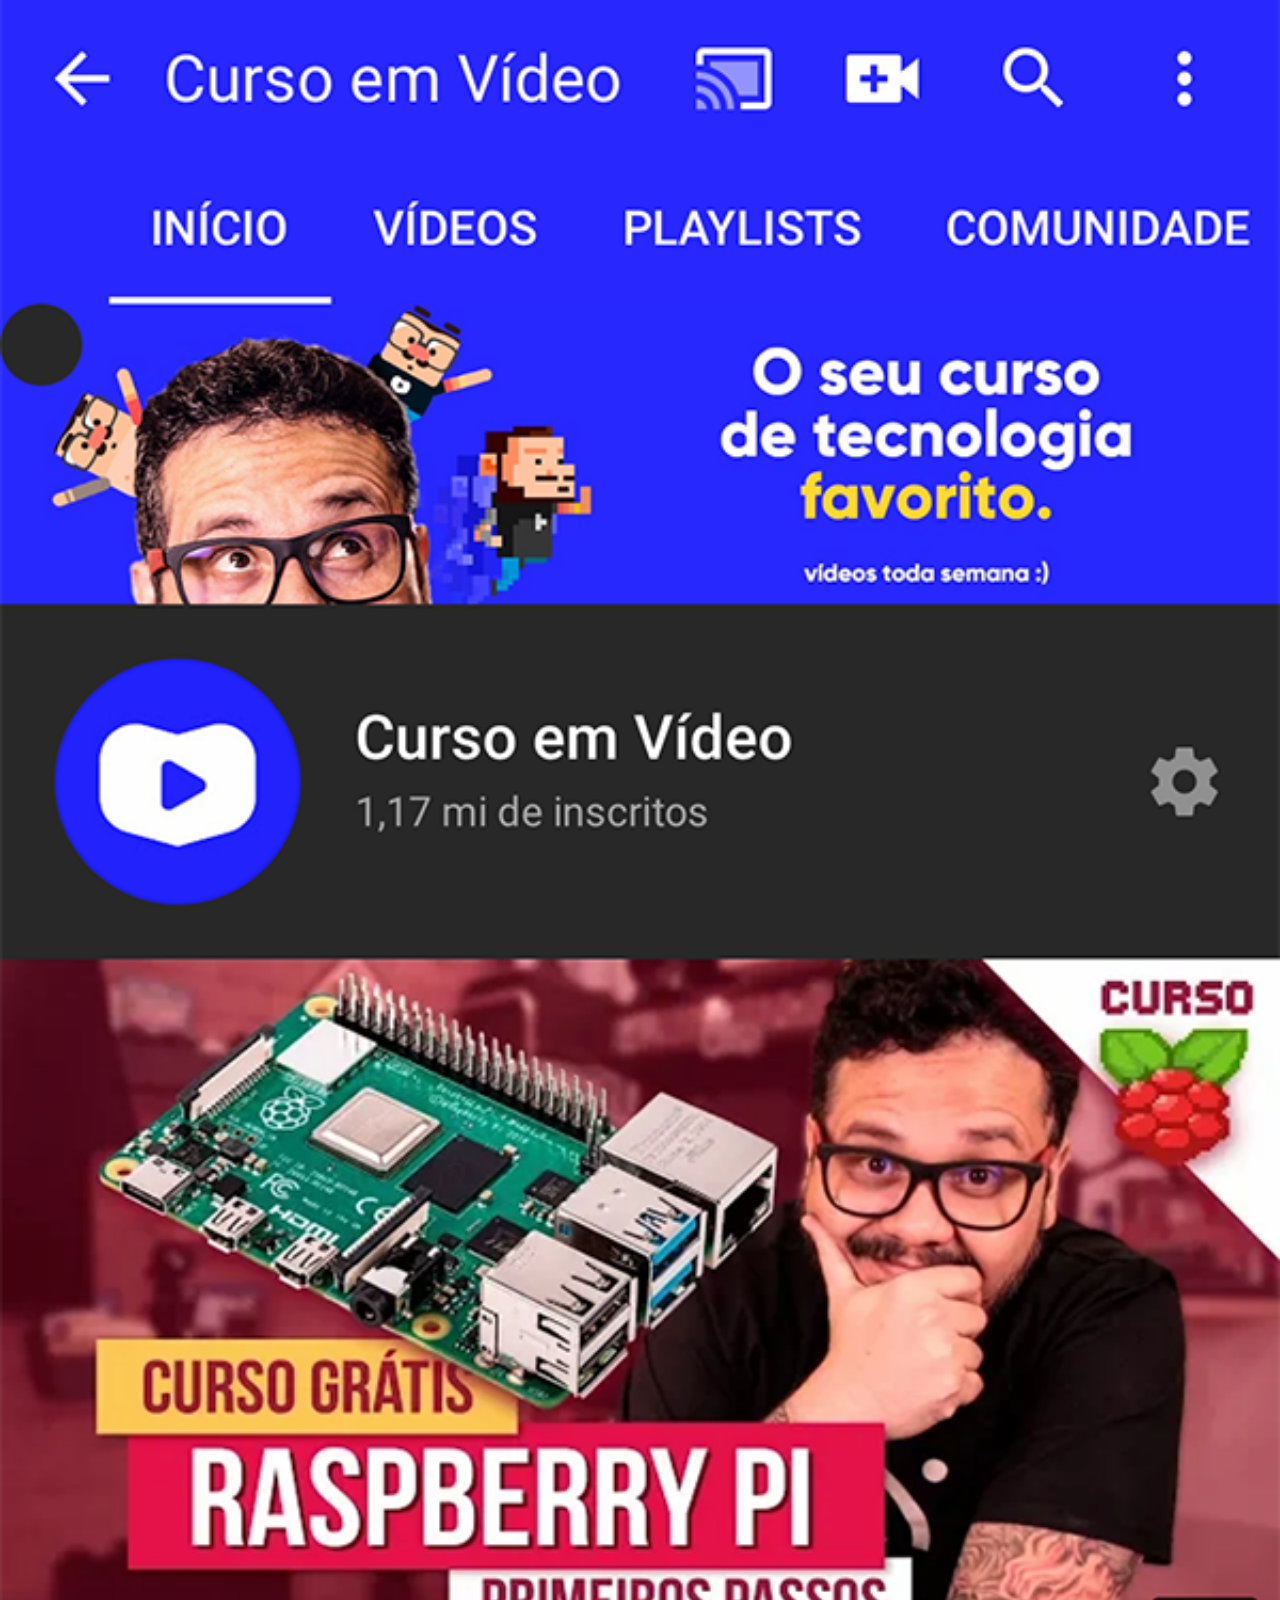
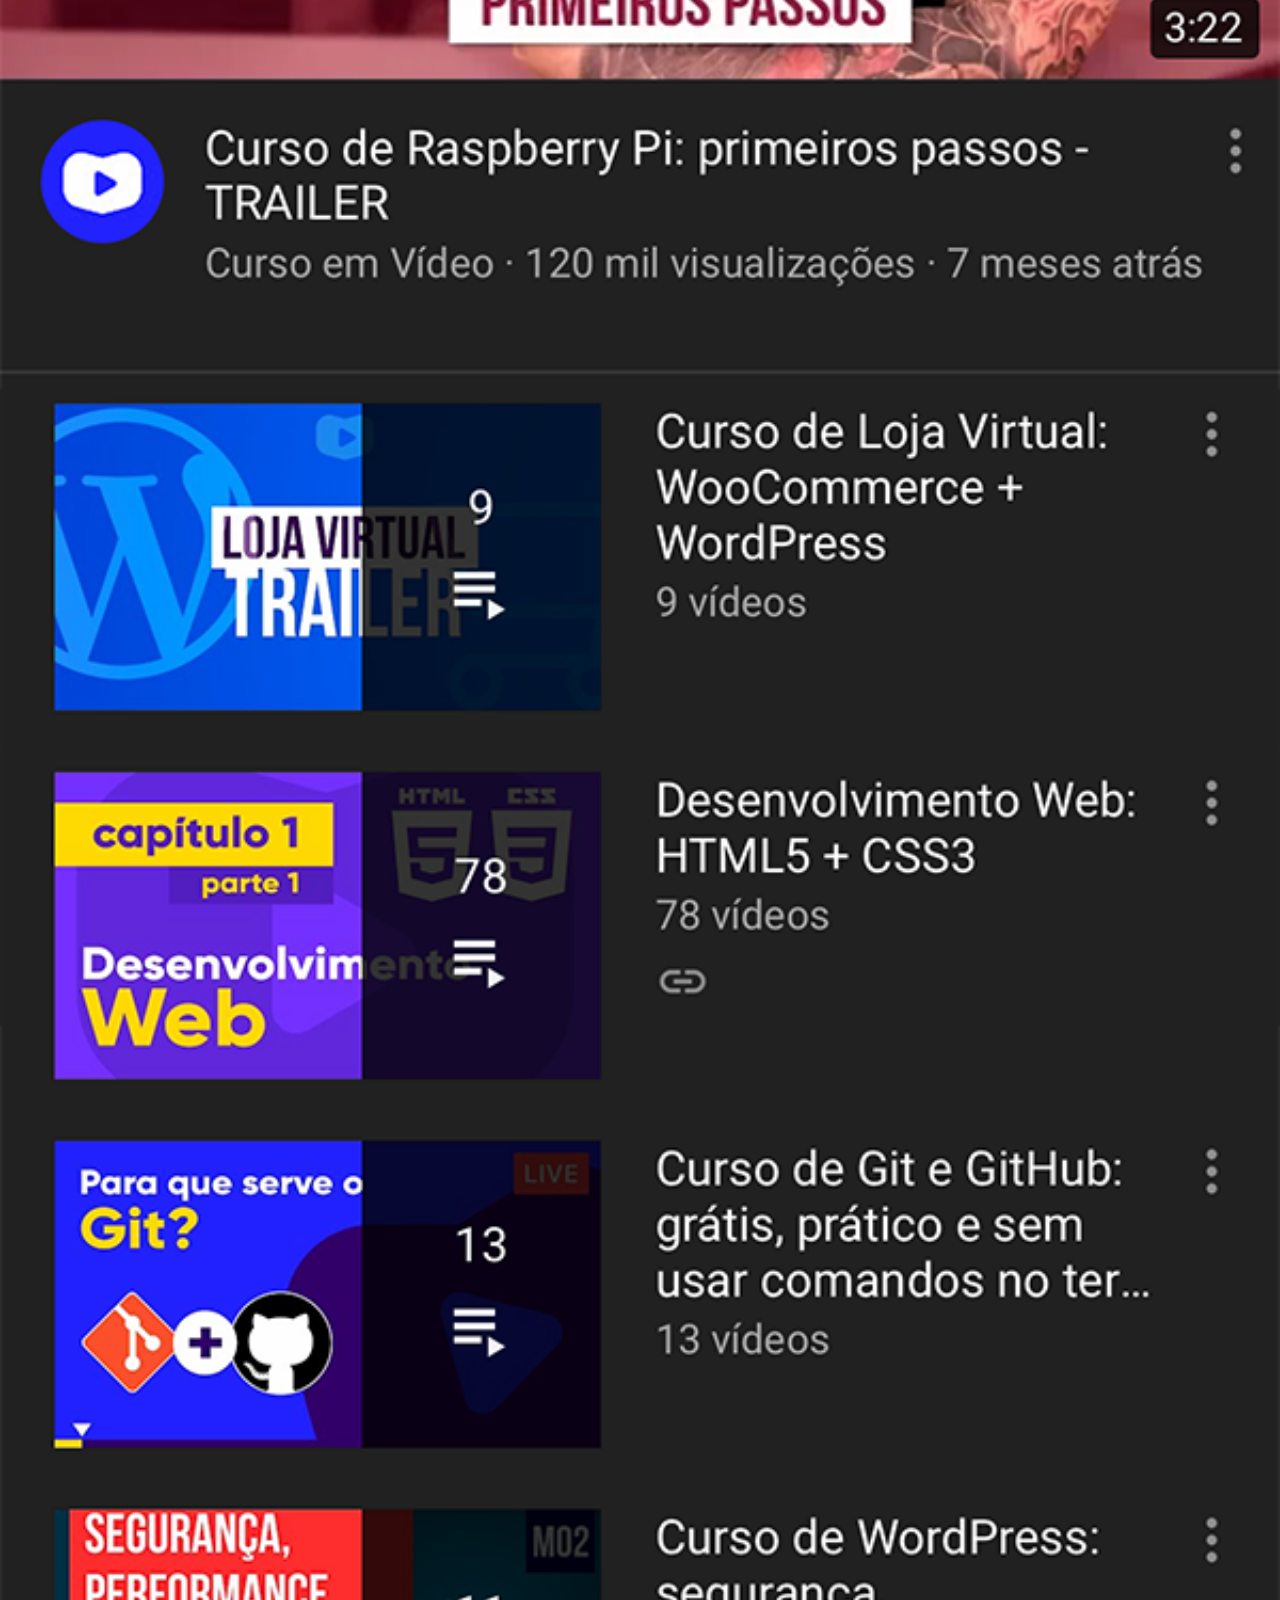
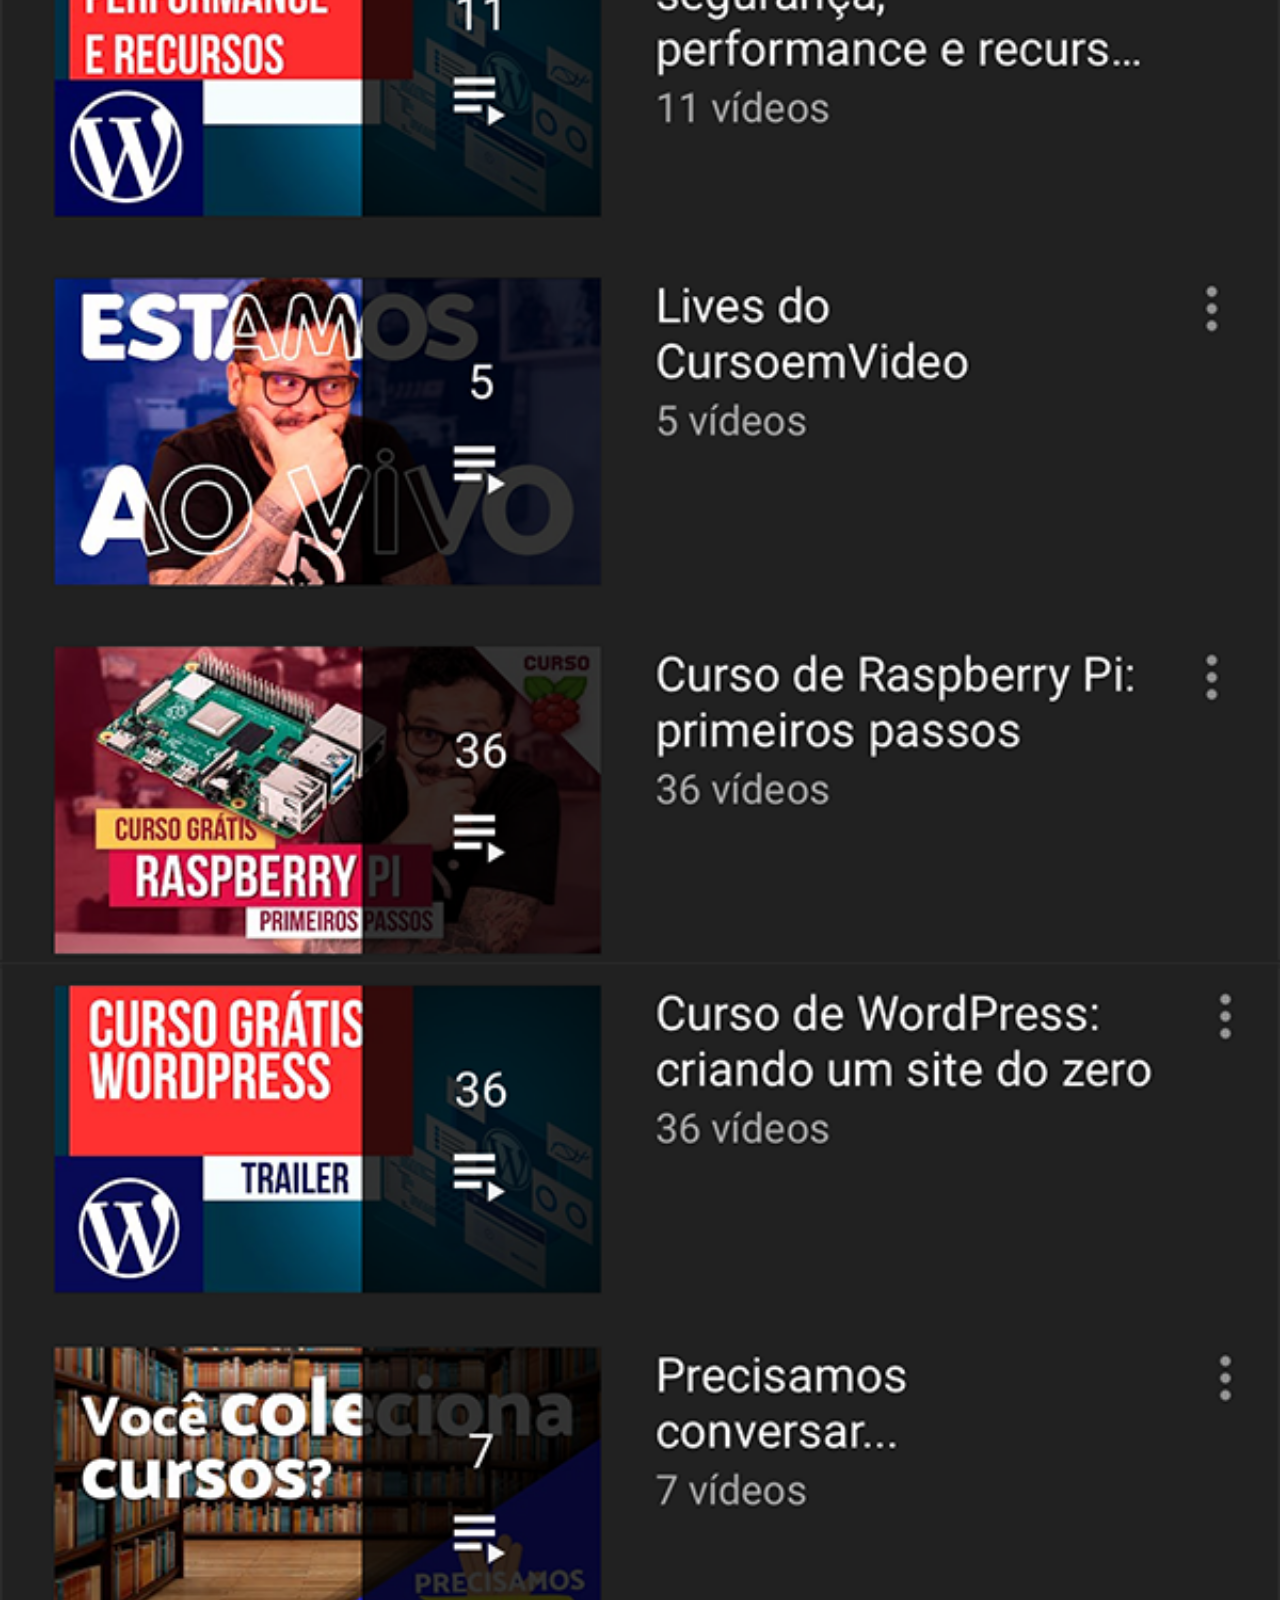
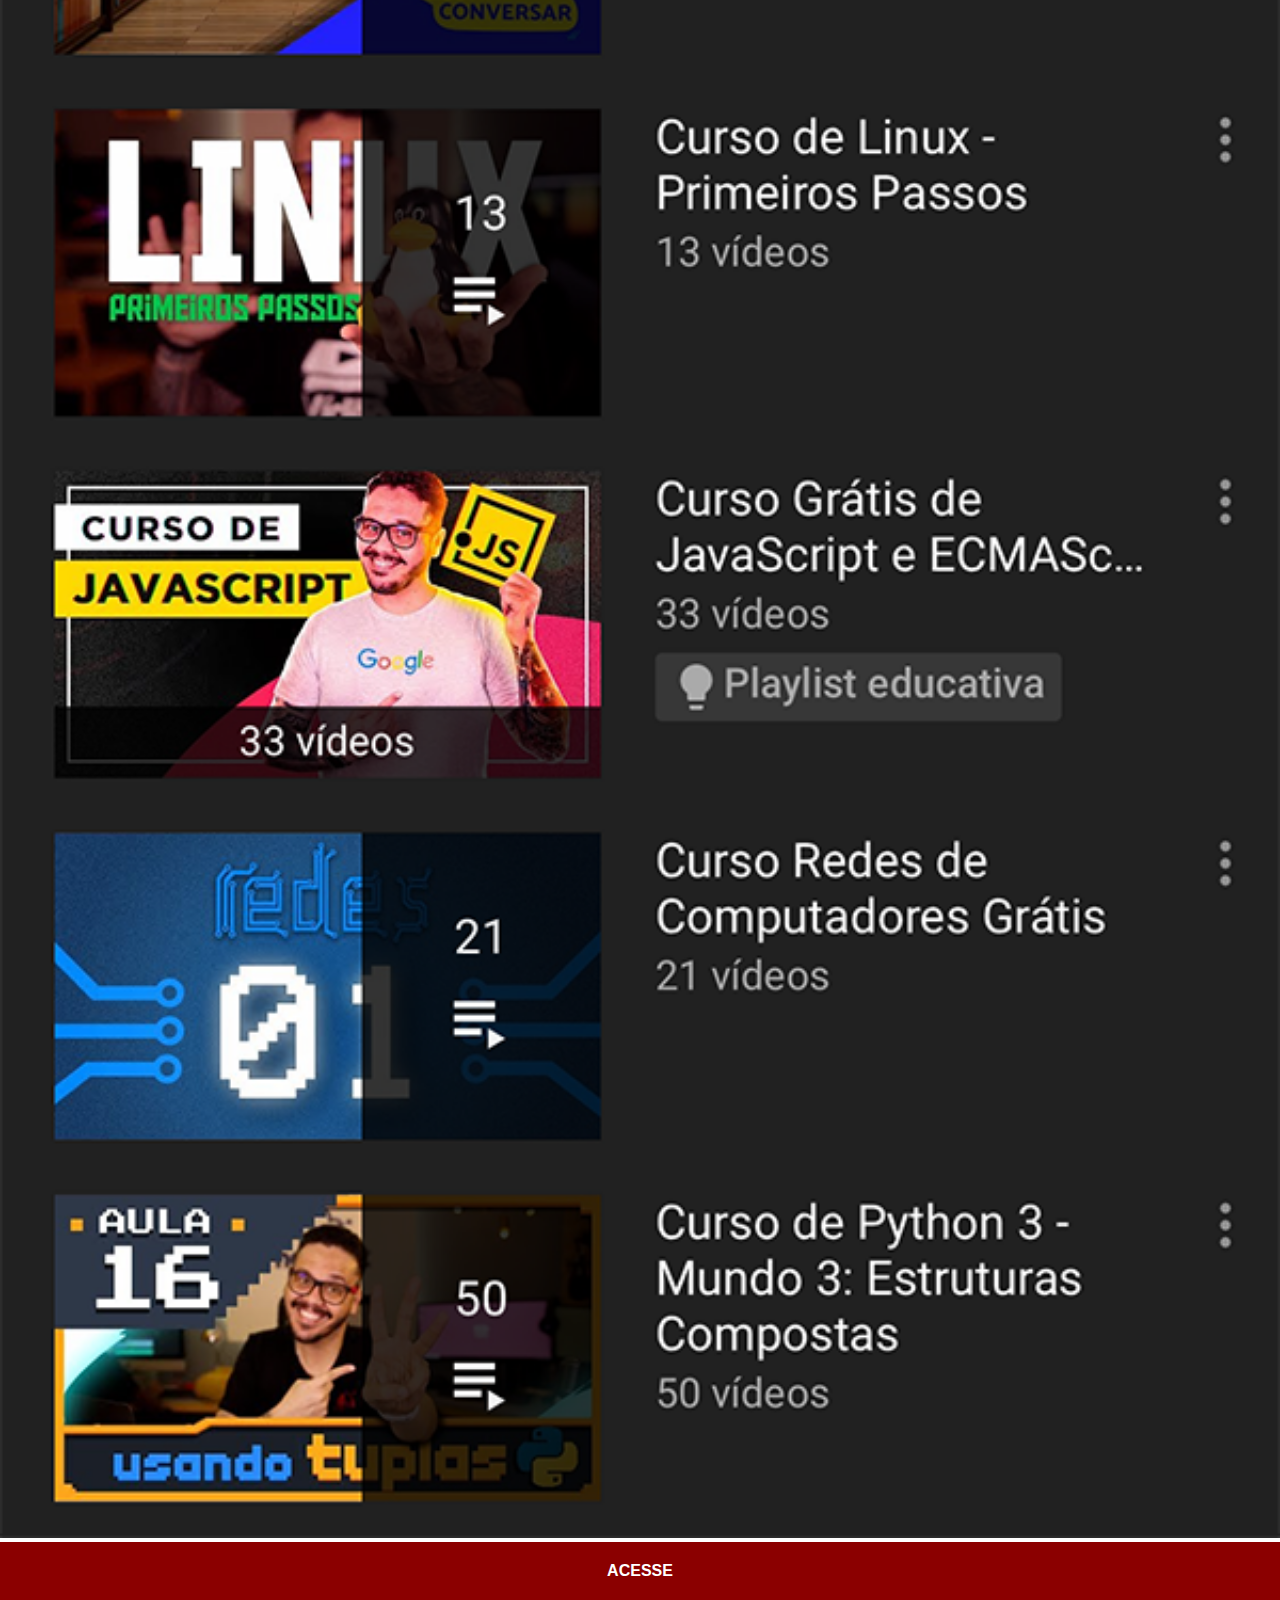
<file: youtube.html>
<!DOCTYPE html>
<html lang="pt">
<head>
    <meta charset="UTF-8">
    <meta http-equiv="X-UA-Compatible" content="IE=edge">
    <meta name="viewport" content="width=device-width, initial-scale=1.0">
    <title>YouTube</title>
    <link rel="stylesheet" href="styles/social.css">
</head>
<body>
    <img src="imagens/tela-youtube.png"  alt="YouTube">
    <a href="https://www.youtube.com/channel/UCoJ6w-KAUe6hO4G5qbPMz8w" target="_blank">ACESSE</a>
</body>
</html>
</file>
<file: styles/styles.css>
@charset "UFT-8";

 * {

    margin: 0px;
    padding: 0px;
    font-family: Arial, Helvetica, sans-serif;
    

}
html, body{
    height: 100vh;
    width: 100vw;
    background-color:  black;

}
body{
    background: url('../imagens/fundo-madeira.jpg') no-repeat top center;
    background-size: cover;
    background-attachment: fixed;
    margin: 0px;

}
main{
    position: relative;    
    height: 100vh;
    

}

section#telefone{
    position: absolute;
    top: 50% ;
    left: 50%;
    transform: translate(-50%,-50%);

    height: 627px;
    width: 311px;
    
    background: url('../imagens/frame-iphone.png') no-repeat;
}
iframe#tela{
    position: relative;
    top: 80px;
    left: 22px;
    width: 269px;
    height: 471px;
}
section#redes-sociais{
    text-align: right;
}
section#redes-sociais img {
    width: 50px;
    margin: 10px;
    border-radius: 50%;
    box-shadow: 2px 2px 5px rgba(0, 0, 0, 0.336);
    box-sizing: border-box;
    }
    section#redes-sociais img:hover{
        border: 2px solid rgba(255, 255, 255, 0.466);
        transform: translate(-3px, 3px);
        transition: .5s;
        
        box-shadow: 5px 5px 10px rgba(0, 0, 0, 0.336);
    }
</file>
<file: styles/social.css>
@charset "UTF-8";
       * {
            margin: 0px;
            padding: 0px;
            font-family: Arial, Helvetica, sans-serif;
        }
        ::-webkit-scrollbar{
            width: 0px;
            width: 0px;
        }
        img{
            width: 100vw;
        }
        a{
            display: block;
            background-color: darkred;
            color: white;
            padding: 20px;
            text-align: center;
            font-weight: bold;
            text-decoration: none;


        }
        a:hover{
            background-color: red;
        }
</file>
